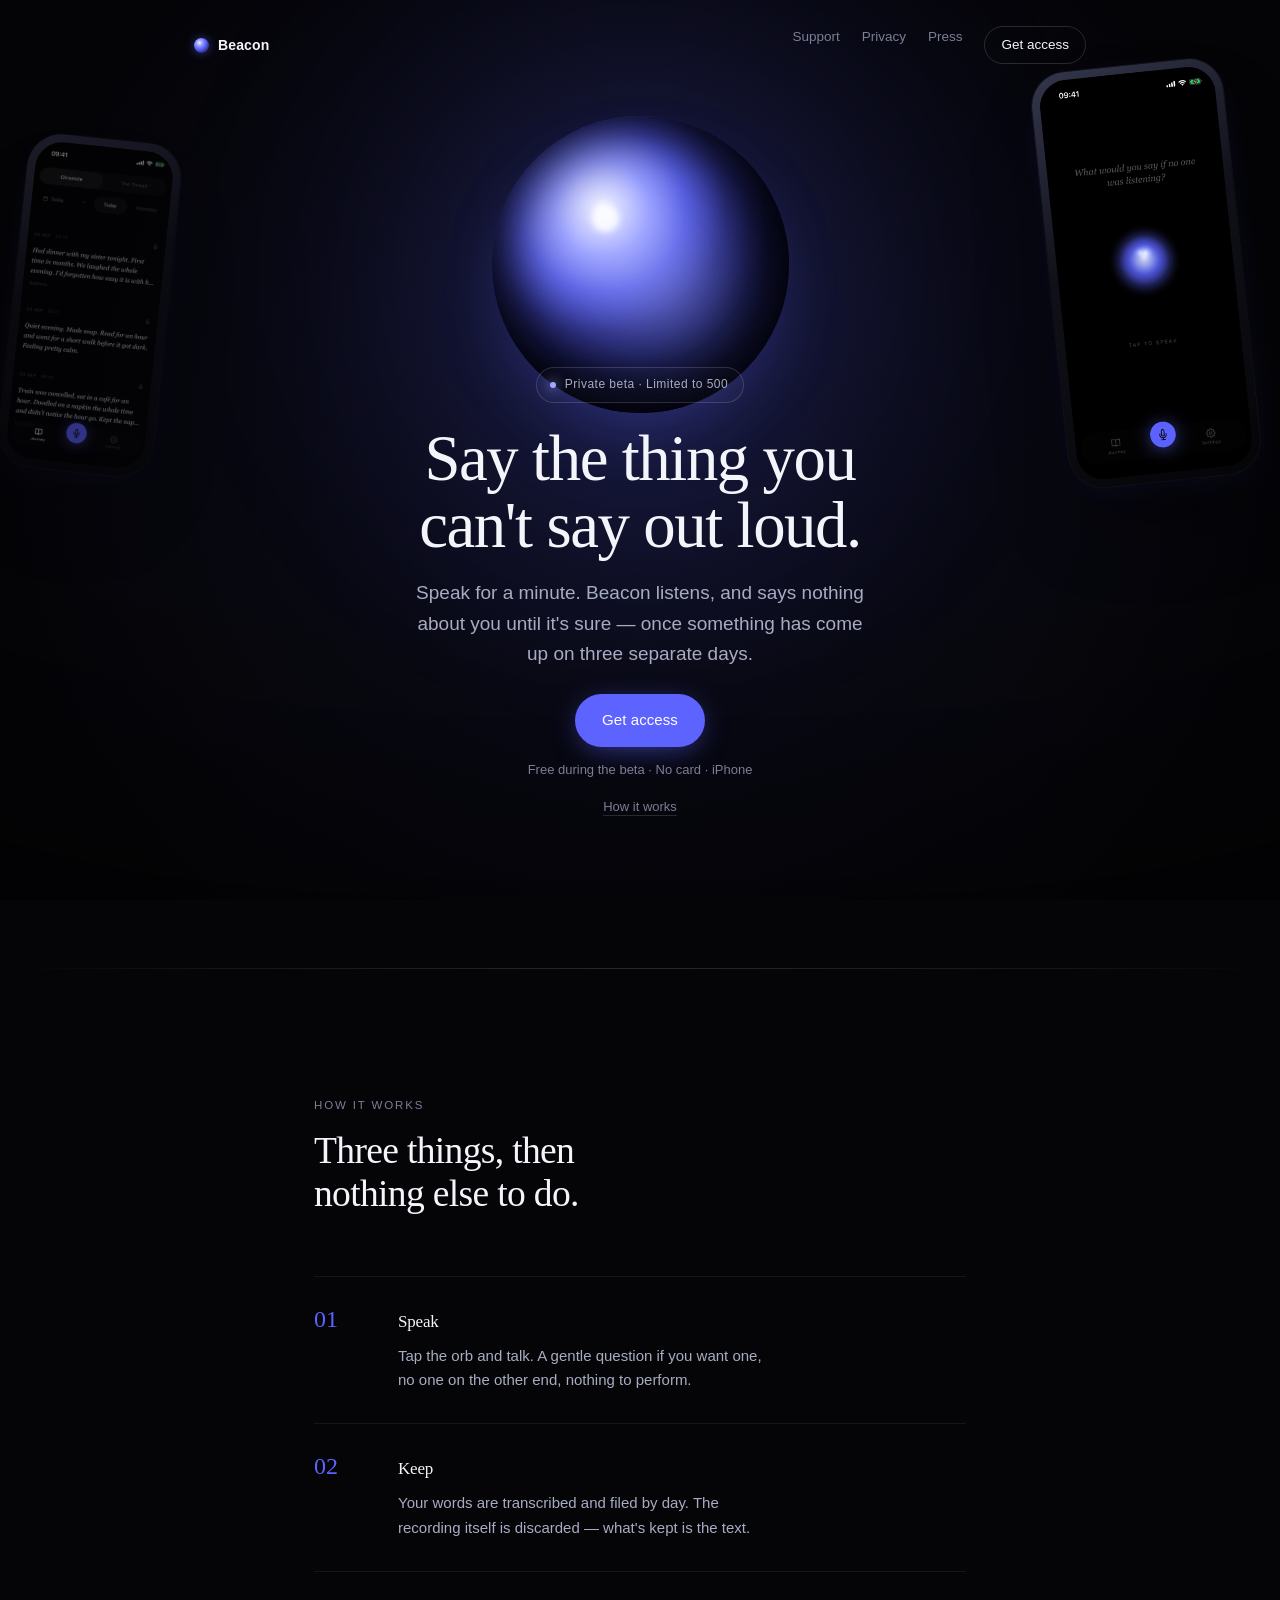
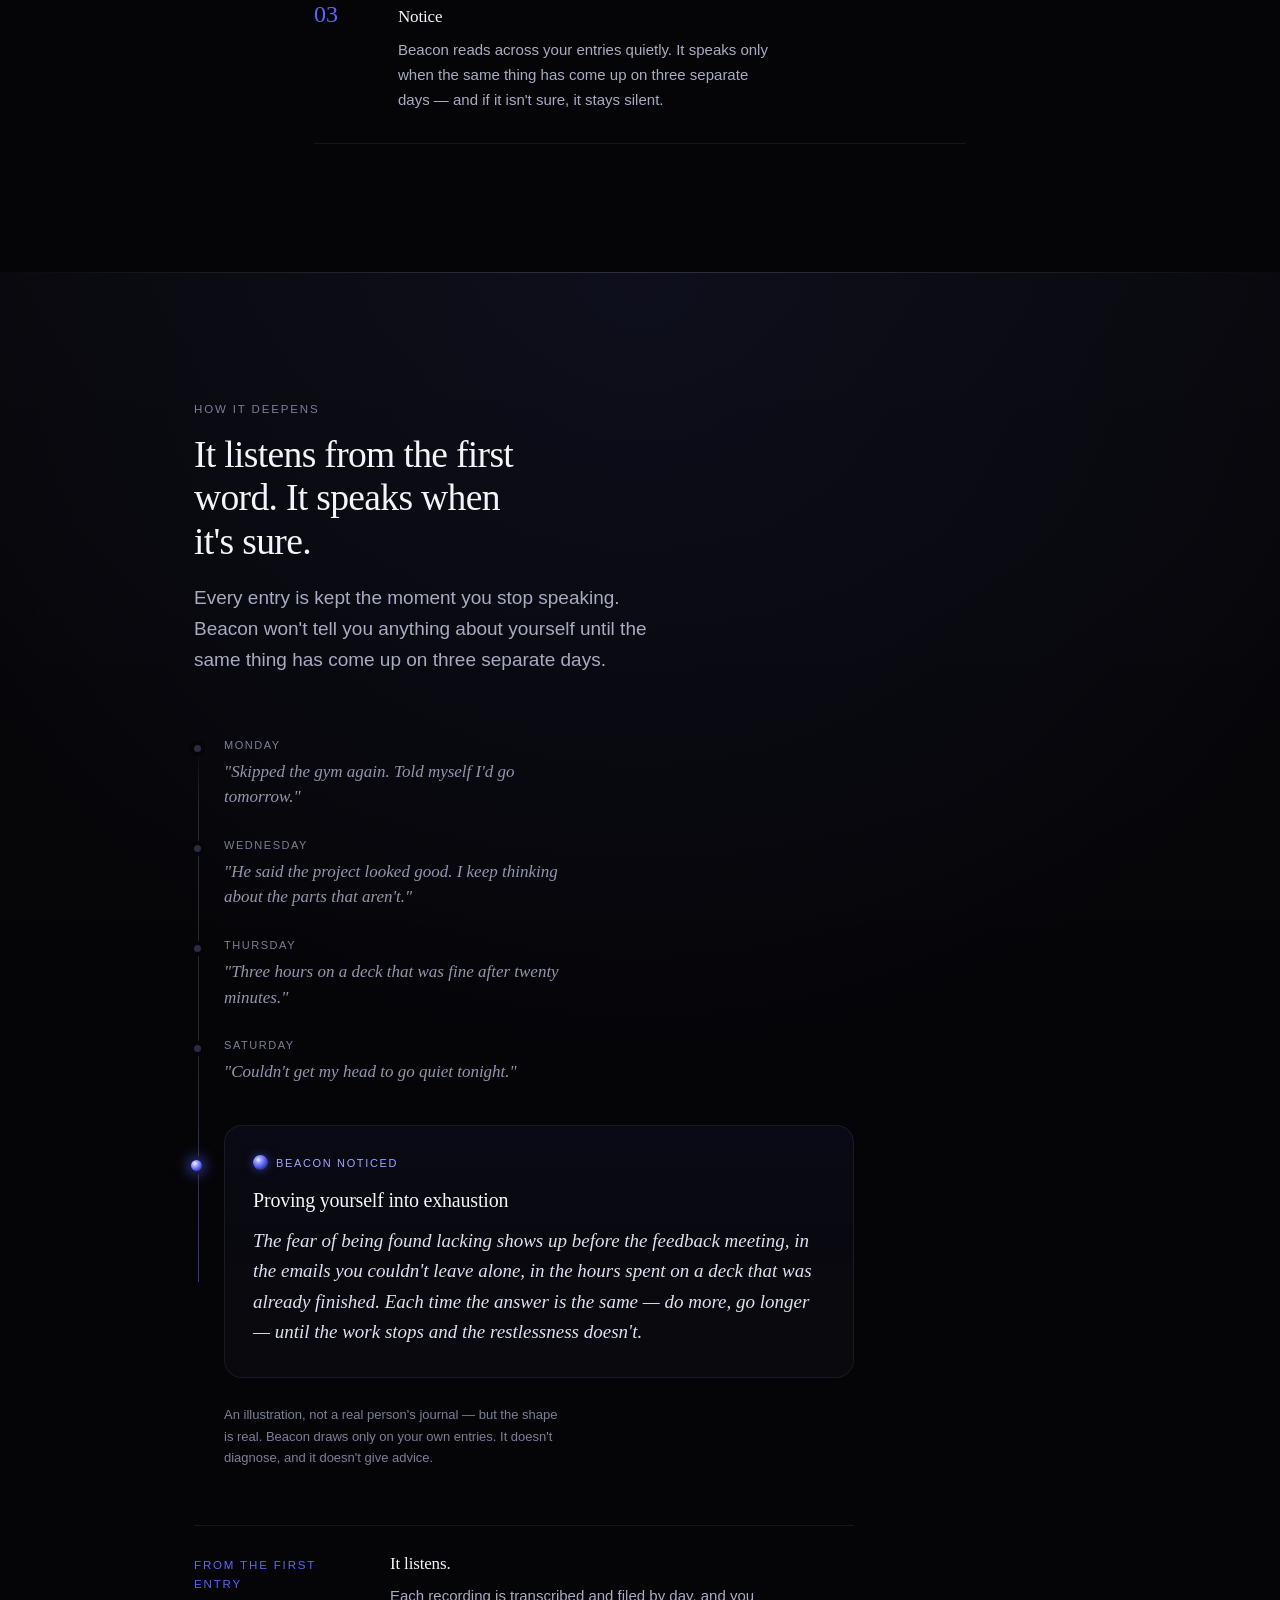
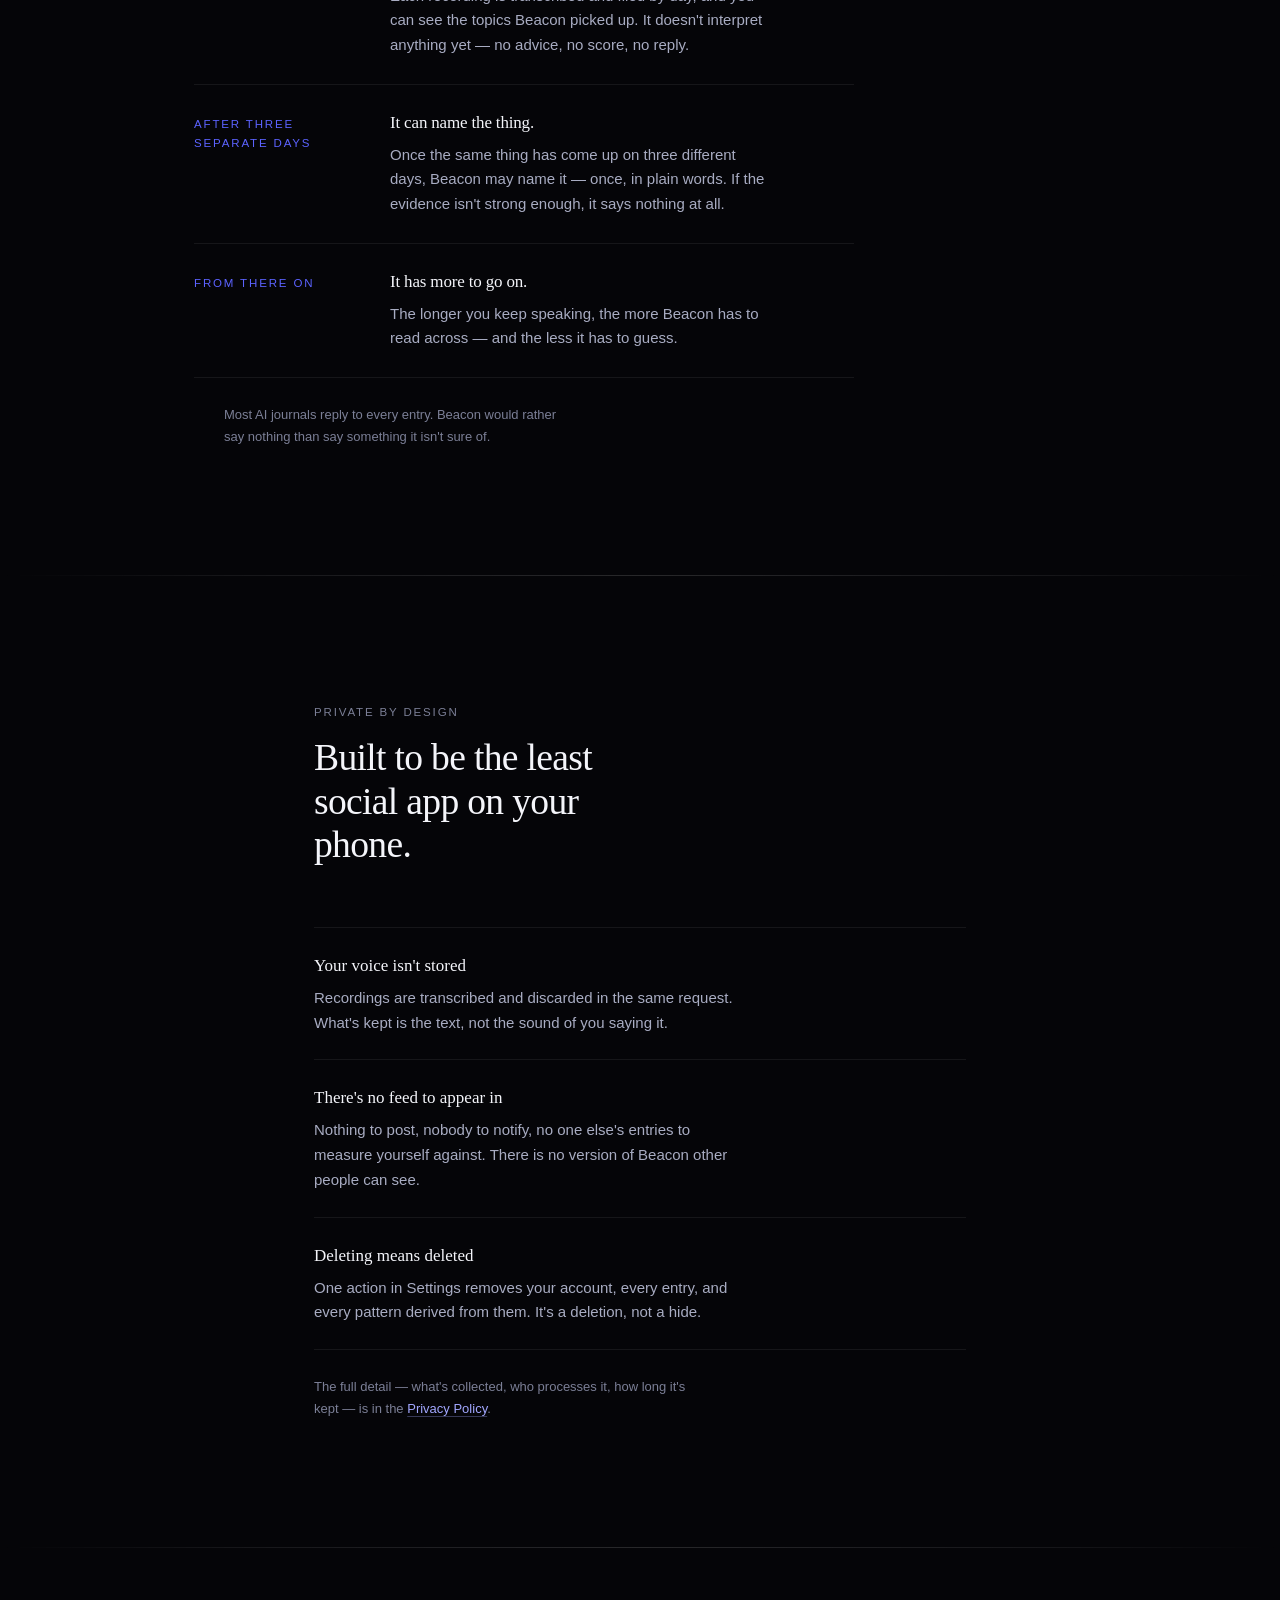
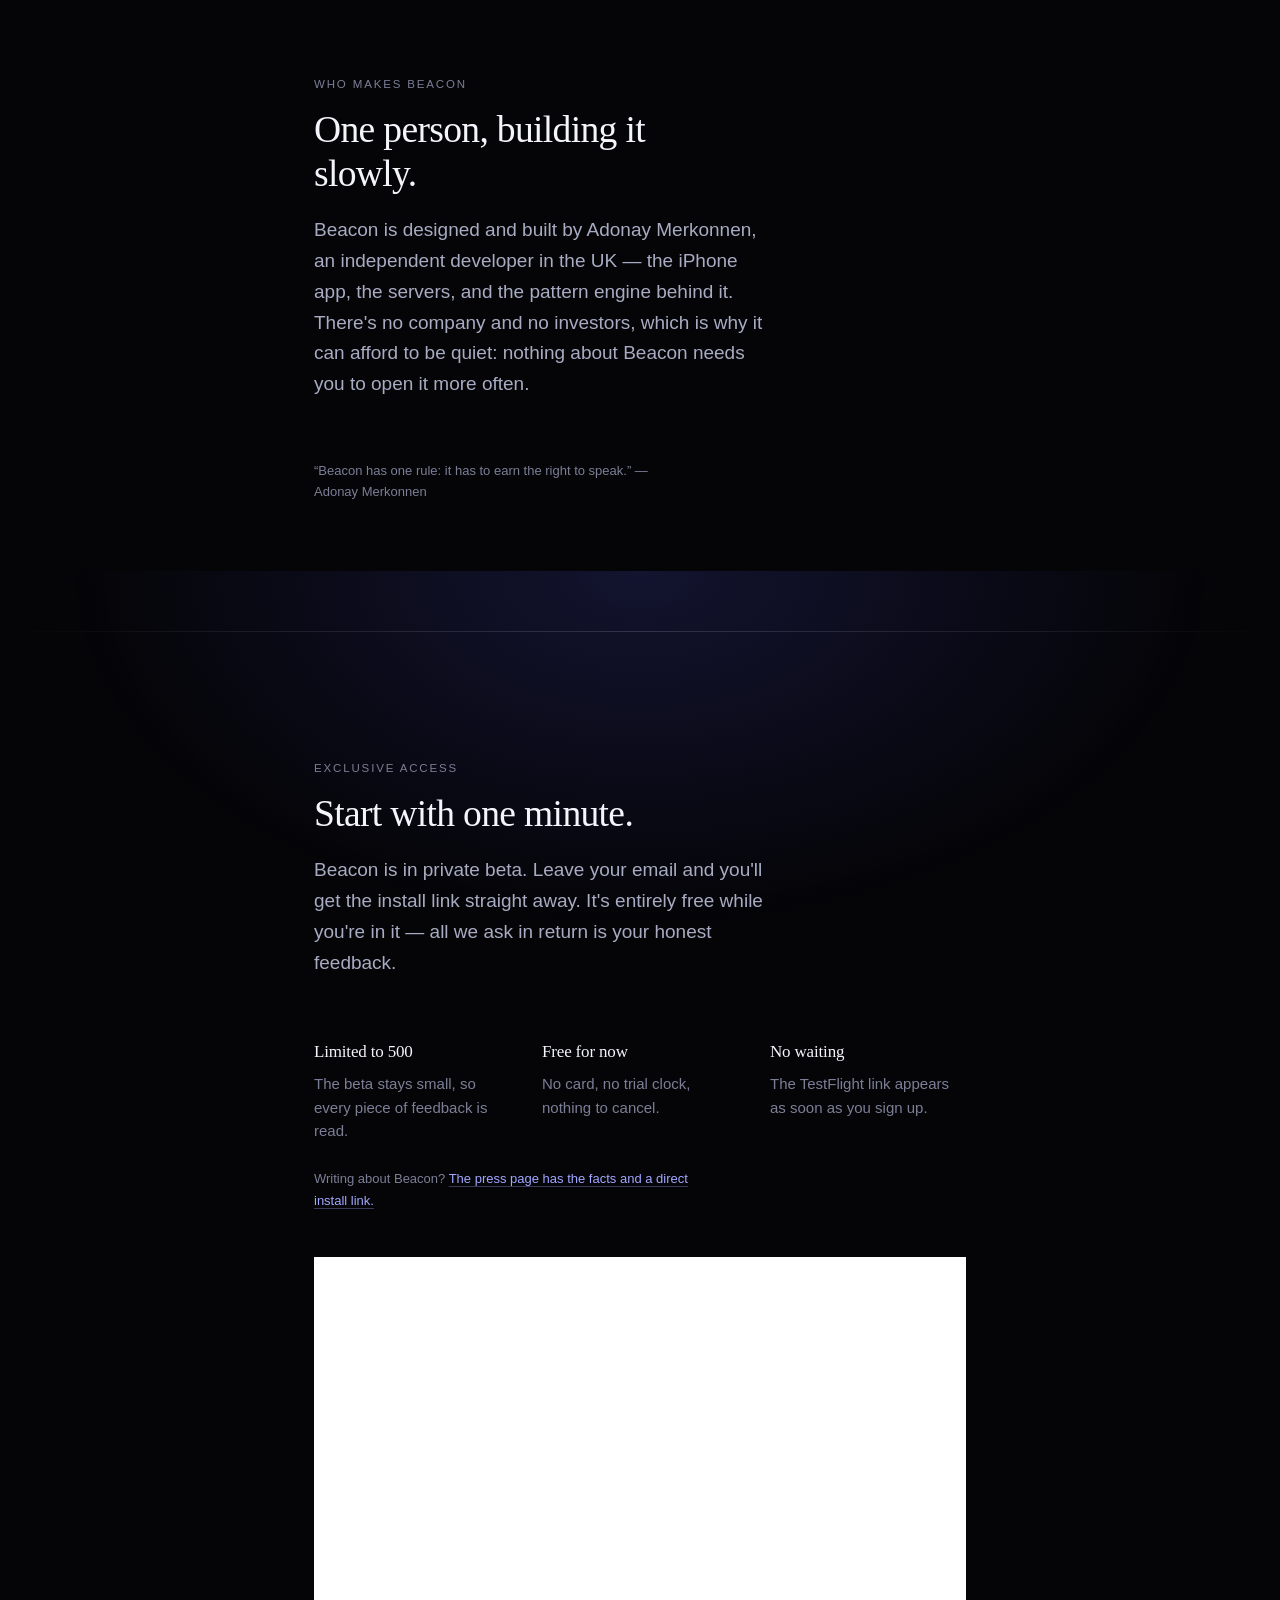
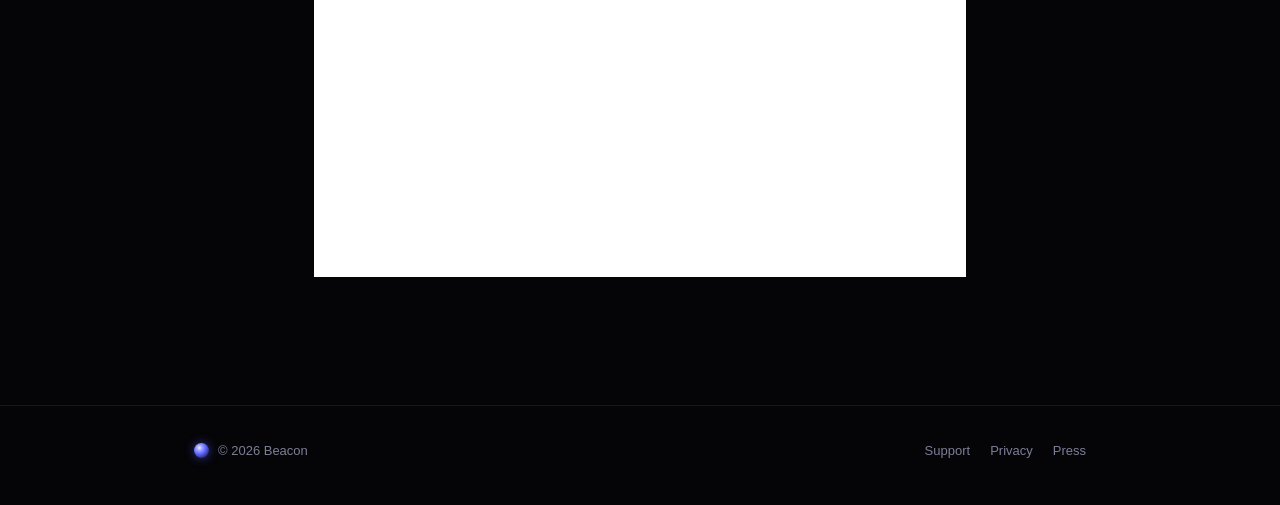
<file: index.html>
<!doctype html>
<html lang="en">
<head>
<meta charset="utf-8" />
<meta name="viewport" content="width=device-width, initial-scale=1" />
<title>Beacon — A private voice journal</title>
<meta name="description" content="Beacon is a private voice journal. Speak for a minute a day; over weeks it notices the patterns running underneath what you said." />
<meta name="theme-color" content="#050508" />
<link rel="canonical" href="https://mybeaconjournal.com/" />

<meta property="og:type" content="website" />
<meta property="og:site_name" content="Beacon" />
<meta property="og:url" content="https://mybeaconjournal.com/" />
<meta property="og:title" content="Beacon — A private voice journal" />
<meta property="og:description" content="A private voice journal. Speak freely; notice what repeats. Private beta — limited to 500 people." />
<meta property="og:image" content="https://mybeaconjournal.com/assets/og.png" />
<meta property="og:image:width" content="1200" />
<meta property="og:image:height" content="630" />
<meta property="og:image:alt" content="Beacon — Speak freely. Notice what repeats." />
<meta name="twitter:card" content="summary_large_image" />
<meta name="twitter:title" content="Beacon — A private voice journal" />
<meta name="twitter:description" content="Speak freely; notice what repeats. Private beta — limited to 500 people." />
<meta name="twitter:image" content="https://mybeaconjournal.com/assets/og.png" />

<link rel="icon" href="/favicon.svg" type="image/svg+xml" />
<link rel="icon" href="/assets/icon-32.png" sizes="32x32" type="image/png" />
<link rel="apple-touch-icon" href="/assets/apple-touch-icon.png" />
<link rel="manifest" href="/site.webmanifest" />

<link rel="preconnect" href="https://tally.so" crossorigin />
<link rel="stylesheet" href="styles.css" />
<script>document.documentElement.className += " js";</script>
</head>
<body>
<a class="skip-link" href="#main">Skip to content</a>
<div class="bg" aria-hidden="true"></div>

<header class="site-header">
  <div class="wrap">
    <a class="brand" href="index.html">
      <span class="mark" aria-hidden="true"></span>
      Beacon
    </a>
    <nav class="site-nav" aria-label="Primary">
      <a href="support.html">Support</a>
      <a href="privacy.html">Privacy</a>
      <a href="press.html">Press</a>
      <a class="nav-cta" href="#access">Get access</a>
    </nav>
  </div>
</header>

<main id="main">

  <!-- ============================ Hero ============================ -->
  <section class="hero">
    <div class="hero-stage" aria-hidden="true">
      <div class="hero-phone hero-phone-secondary">
        <div class="phone">
          <span class="phone-island"></span>
          <div class="phone-screen"><img src="assets/screen-journey.png" alt="" /></div>
        </div>
      </div>
      <div class="orb">
        <div class="orb-body">
          <span class="orb-drift-a"></span>
          <span class="orb-drift-b"></span>
        </div>
        <span class="orb-core"></span>
        <span class="orb-rim"></span>
      </div>
      <div class="hero-phone hero-phone-primary">
        <div class="phone">
          <span class="phone-island"></span>
          <div class="phone-screen"><img src="assets/screen-orb.png" alt="" /></div>
        </div>
      </div>
    </div>

    <div class="wrap hero-copy">
      <p class="badge"><span class="badge-dot" aria-hidden="true"></span>Private beta · Limited to 500</p>
      <h1>Say the thing you can't say out loud.</h1>
      <p class="lede">
        Speak for a minute. Beacon listens, and says nothing about you
        until it's sure — once something has come up on three separate days.
      </p>
      <div class="hero-actions">
        <a class="btn btn-primary" href="#access">Get access</a>
      </div>
      <p class="hero-note">Free during the beta · No card · iPhone</p>
      <p class="hero-secondary"><a href="#how">How it works</a></p>
    </div>
  </section>

  <!-- ========================= How it works ======================= -->
  <section class="section section-rule" id="how" aria-labelledby="how-title">
    <div class="wrap">
      <div class="section-head" data-reveal>
        <p class="label">How it works</p>
        <h2 id="how-title">Three things, then nothing else to do.</h2>
      </div>

      <div class="steps" data-reveal>
        <div class="step">
          <span class="step-n" aria-hidden="true">01</span>
          <h3>Speak</h3>
          <p>Tap the orb and talk. A gentle question if you want one, no one on the other end, nothing to perform.</p>
        </div>
        <div class="step">
          <span class="step-n" aria-hidden="true">02</span>
          <h3>Keep</h3>
          <p>Your words are transcribed and filed by day. The recording itself is discarded — what's kept is the text.</p>
        </div>
        <div class="step">
          <span class="step-n" aria-hidden="true">03</span>
          <h3>Notice</h3>
          <p>Beacon reads across your entries quietly. It speaks only when the same thing has come up on three separate days — and if it isn't sure, it stays silent.</p>
        </div>
      </div>
    </div>
  </section>

  <!-- ===================== The accumulation ======================= -->
  <section class="section section-rule band" aria-labelledby="thread-title">
    <div class="edge-phone thread-phone" aria-hidden="true">
      <div class="phone">
        <span class="phone-island"></span>
        <div class="phone-screen"><img src="assets/screen-thread.png" alt="" loading="lazy" /></div>
      </div>
    </div>
    <div class="wrap wrap-wide">
      <div class="section-head" data-reveal>
        <p class="label">How it deepens</p>
        <h2 id="thread-title">It listens from the first word. It speaks when it's sure.</h2>
        <p class="lede">
          Every entry is kept the moment you stop speaking. Beacon won't tell you
          anything about yourself until the same thing has come up on three separate days.
        </p>
      </div>

      <div class="thread" data-reveal>
        <article class="fragment">
          <time datetime="2026-03-02">Monday</time>
          <p>"Skipped the gym again. Told myself I'd go tomorrow."</p>
        </article>
        <article class="fragment">
          <time datetime="2026-03-04">Wednesday</time>
          <p>"He said the project looked good. I keep thinking about the parts that aren't."</p>
        </article>
        <article class="fragment">
          <time datetime="2026-03-05">Thursday</time>
          <p>"Three hours on a deck that was fine after twenty minutes."</p>
        </article>
        <article class="fragment">
          <time datetime="2026-03-07">Saturday</time>
          <p>"Couldn't get my head to go quiet tonight."</p>
        </article>

        <div class="noticing">
          <p class="noticing-label">
            <span class="mark" aria-hidden="true"></span>
            Beacon noticed
          </p>
          <h3>Proving yourself into exhaustion</h3>
          <p class="noticing-text">
            The fear of being found lacking shows up before the feedback meeting, in the
            emails you couldn't leave alone, in the hours spent on a deck that was already
            finished. Each time the answer is the same — do more, go longer — until the
            work stops and the restlessness doesn't.
          </p>
        </div>
      </div>

      <p class="thread-caption">
        An illustration, not a real person's journal — but the shape is real.
        Beacon draws only on your own entries. It doesn't diagnose, and it
        doesn't give advice.
      </p>

      <ol class="ladder" data-reveal>
        <li>
          <p class="ladder-when">From the first entry</p>
          <div>
            <h3>It listens.</h3>
            <p>
              Each recording is transcribed and filed by day, and you can see the topics
              Beacon picked up. It doesn't interpret anything yet — no advice, no score,
              no reply.
            </p>
          </div>
        </li>
        <li>
          <p class="ladder-when">After three separate days</p>
          <div>
            <h3>It can name the thing.</h3>
            <p>
              Once the same thing has come up on three different days, Beacon may name it —
              once, in plain words. If the evidence isn't strong enough, it says nothing
              at all.
            </p>
          </div>
        </li>
        <li>
          <p class="ladder-when">From there on</p>
          <div>
            <h3>It has more to go on.</h3>
            <p>
              The longer you keep speaking, the more Beacon has to read across — and the
              less it has to guess.
            </p>
          </div>
        </li>
      </ol>
      <p class="thread-caption">
        Most AI journals reply to every entry. Beacon would rather say nothing than
        say something it isn't sure of.
      </p>
    </div>
  </section>

  <!-- ========================== Privacy =========================== -->
  <section class="section section-rule" aria-labelledby="privacy-title">
    <div class="edge-phone settings-phone" aria-hidden="true">
      <div class="phone">
        <span class="phone-island"></span>
        <div class="phone-screen"><img src="assets/screen-settings.png" alt="" loading="lazy" /></div>
      </div>
    </div>
    <div class="wrap">
      <div class="section-head" data-reveal>
        <p class="label">Private by design</p>
        <h2 id="privacy-title">Built to be the least social app on your phone.</h2>
      </div>

      <ul class="facts" data-reveal>
        <li>
          <strong>Your voice isn't stored</strong>
          <p>Recordings are transcribed and discarded in the same request. What's kept is the text, not the sound of you saying it.</p>
        </li>
        <li>
          <strong>There's no feed to appear in</strong>
          <p>Nothing to post, nobody to notify, no one else's entries to measure yourself against. There is no version of Beacon other people can see.</p>
        </li>
        <li>
          <strong>Deleting means deleted</strong>
          <p>One action in Settings removes your account, every entry, and every pattern derived from them. It's a deletion, not a hide.</p>
        </li>
      </ul>

      <p class="thread-caption" style="padding-left:0">
        The full detail — what's collected, who processes it, how long it's kept — is in
        the <a class="link" href="privacy.html">Privacy Policy</a>.
      </p>
    </div>
  </section>

  <!-- ========================== Maker ============================= -->
  <section class="section section-rule" aria-labelledby="maker-title">
    <div class="wrap">
      <div class="section-head" data-reveal>
        <p class="label">Who makes Beacon</p>
        <h2 id="maker-title">One person, building it slowly.</h2>
        <p class="lede">
          Beacon is designed and built by Adonay Merkonnen, an independent developer in
          the UK — the iPhone app, the servers, and the pattern engine behind it. There's
          no company and no investors, which is why it can afford to be quiet: nothing
          about Beacon needs you to open it more often.
        </p>
      </div>
      <p class="thread-caption" style="padding-left:0" data-reveal>
        “Beacon has one rule: it has to earn the right to speak.” — Adonay Merkonnen
      </p>
    </div>
  </section>

  <!-- ====================== Access / waitlist ===================== -->
  <section class="section section-rule access" id="access" aria-labelledby="access-title">
    <div class="wrap">
      <div class="section-head" data-reveal>
        <p class="label">Exclusive access</p>
        <h2 id="access-title">Start with one minute.</h2>
        <p class="lede">
          Beacon is in private beta. Leave your email and you'll get the install link straight away. It's entirely free while
          you're in it — all we ask in return is your honest feedback.
        </p>
      </div>

      <ul class="terms" data-reveal>
        <li><strong>Limited to 500</strong><span>The beta stays small, so every piece of feedback is read.</span></li>
        <li><strong>Free for now</strong><span>No card, no trial clock, nothing to cancel.</span></li>
        <li><strong>No waiting</strong><span>The TestFlight link appears as soon as you sign up.</span></li>
      </ul>
      <p class="thread-caption" style="padding-left:0">
        Writing about Beacon? <a class="link" href="press.html">The press page has the facts and a direct install link.</a>
      </p>

      <div class="form-frame" data-reveal>
        <!-- `src` is set here, not left to embed.js to swap in from a
             data- attribute. The embed script is loaded `async`, so it
             routinely arrives after its own DOMContentLoaded hook has
             fired and never initialises the frame — which left this,
             the only place on the site that asks for anything, as a
             620px blank rectangle. The script is still loaded below,
             but now it only *upgrades* a form that already works: it
             adds dynamic height so the frame tracks the form's real
             size instead of holding a fixed 620px. -->
        <iframe
          id="tally-embed"
          src="https://tally.so/embed/68ljVB?alignLeft=1&amp;hideTitle=1&amp;dynamicHeight=1"
          data-tally-src="https://tally.so/embed/68ljVB?alignLeft=1&amp;hideTitle=1&amp;dynamicHeight=1"
          width="100%"
          height="620"
          frameborder="0"
          marginheight="0"
          marginwidth="0"
          title="Get access to Beacon"></iframe>

        <!-- Shown only if the embed genuinely fails to arrive: a content
             blocker, a locked-down network, an outage at Tally. Beacon's
             audience is disproportionately the sort of person who runs a
             blocker, so this path is not an edge case for this site. -->
        <p class="form-fallback" id="form-fallback" hidden>
          The form didn’t load — a content blocker or network may be in the way.
          <a class="link" href="https://tally.so/r/68ljVB?utm_source=site&amp;utm_medium=fallback" target="_blank" rel="noopener">Open it in a new tab instead.</a>
        </p>

        <noscript>
          <p class="form-fallback">
            <a class="btn btn-primary" href="https://tally.so/r/68ljVB?utm_source=site&amp;utm_medium=noscript">Get access</a>
          </p>
        </noscript>
      </div>

      <script>
        // Carry campaign attribution into the form.
        //
        // The form declares utm_source / utm_medium / utm_campaign as
        // hidden fields, but Tally populates those from the *iframe's*
        // query string, not the parent page's -- so a visitor arriving
        // on /?utm_source=tiktok was submitting three empty fields and
        // every signup looked like direct traffic.
        //
        // Runs here, immediately after the frame is parsed, so the src is
        // rewritten while its first request is typically still in flight.
        // The markup keeps a working src of its own, so attribution is an
        // enhancement and never a prerequisite for the form loading.
        (function () {
          // Allowlisted: query strings are attacker-supplied, and only
          // these three correspond to fields the form actually declares.
          var FIELDS = ['utm_source', 'utm_medium', 'utm_campaign'];
          var KEY = 'beacon_attr';
          var attr = {};

          try {
            var params = new URLSearchParams(window.location.search);
            FIELDS.forEach(function (k) {
              var v = params.get(k);
              if (v) { attr[k] = v.slice(0, 120); }
            });

            // Someone who detours to Privacy and comes back via the nav
            // CTA returns without the query string. Remember it for the
            // session so that visit is still attributed to the campaign.
            if (Object.keys(attr).length) {
              sessionStorage.setItem(KEY, JSON.stringify(attr));
            } else {
              attr = JSON.parse(sessionStorage.getItem(KEY) || '{}');
            }
          } catch (e) {
            // Private mode, blocked storage, an exotic URL -- attribution
            // is never worth breaking the form over.
          }

          var keys = Object.keys(attr).filter(function (k) {
            return FIELDS.indexOf(k) !== -1 && typeof attr[k] === 'string';
          });
          if (!keys.length) return;

          var apply = function (el, prop) {
            if (!el) return;
            try {
              var u = new URL(el[prop], window.location.href);
              keys.forEach(function (k) { u.searchParams.set(k, attr[k]); });
              el[prop] = u.toString();
            } catch (e) {}
          };

          var frame = document.getElementById('tally-embed');
          if (frame) {
            apply(frame, 'src');
            // Kept in step so Tally's own initialiser, if it ever runs,
            // does not reinstate an unattributed URL.
            frame.setAttribute('data-tally-src', frame.src);
          }

          // The escape hatches should carry the campaign too.
          document.querySelectorAll('.form-fallback a[href*="tally.so"]')
            .forEach(function (a) { apply(a, 'href'); });
        })();
      </script>
    </div>
  </section>

</main>

<footer class="site-footer">
  <div class="wrap">
    <span class="footer-brand">
      <span class="mark" aria-hidden="true"></span>
      © 2026 Beacon
    </span>
    <nav aria-label="Footer">
      <a href="support.html">Support</a>
      <a href="privacy.html">Privacy</a>
      <a href="press.html">Press</a>
    </nav>
  </div>
</footer>

<script>
  // Scroll reveal. Enhancement only — without JS the `js` class is
  // never set and everything renders visible by default.
  (function () {
    var items = document.querySelectorAll('[data-reveal]');
    if (!('IntersectionObserver' in window) || !items.length) return;
    var io = new IntersectionObserver(function (entries) {
      entries.forEach(function (e) {
        // `top < 0` catches anything scrolled clean past without ever
        // intersecting — an anchor jump or a fast flick would otherwise
        // leave that section stuck at opacity 0 for good.
        if (!e.isIntersecting && e.boundingClientRect.top >= 0) return;
        e.target.classList.add('is-visible');
        io.unobserve(e.target);
      });
    }, { rootMargin: '0px 0px -12% 0px', threshold: 0.05 });
    items.forEach(function (el) { io.observe(el); });
  })();
</script>
<script>
  // Two jobs, both about the frame above being the only thing on the
  // site that asks for anything.
  //
  //  1. Recovery. The `src` is set in the markup, so the form loads on
  //     its own. Only if that has *not* happened by window load is
  //     Tally's own initialiser called as a second attempt -- guarded,
  //     because calling it re-assigns `src` and would otherwise reload
  //     a form that was already sitting there working.
  //  2. Honesty. If nothing has rendered after a few seconds, offer a
  //     way through instead of leaving the reader looking at a blank
  //     space. If the embed then turns up late, the notice withdraws.
  (function () {
    var frame = document.getElementById('tally-embed');
    var fallback = document.getElementById('form-fallback');
    if (!frame) return;

    var loaded = false;
    frame.addEventListener('load', function () {
      loaded = true;
      frame.hidden = false;
      if (fallback) fallback.hidden = true;
    });

    window.addEventListener('load', function () {
      if (loaded) return;
      if (window.Tally && typeof window.Tally.loadEmbeds === 'function') {
        window.Tally.loadEmbeds();
      }
    });

    setTimeout(function () {
      if (loaded || !fallback) return;
      frame.hidden = true;
      fallback.hidden = false;
    }, 6000);
  })();
</script>
<script async src="https://tally.so/widgets/embed.js"></script>
</body>
</html>
</file>
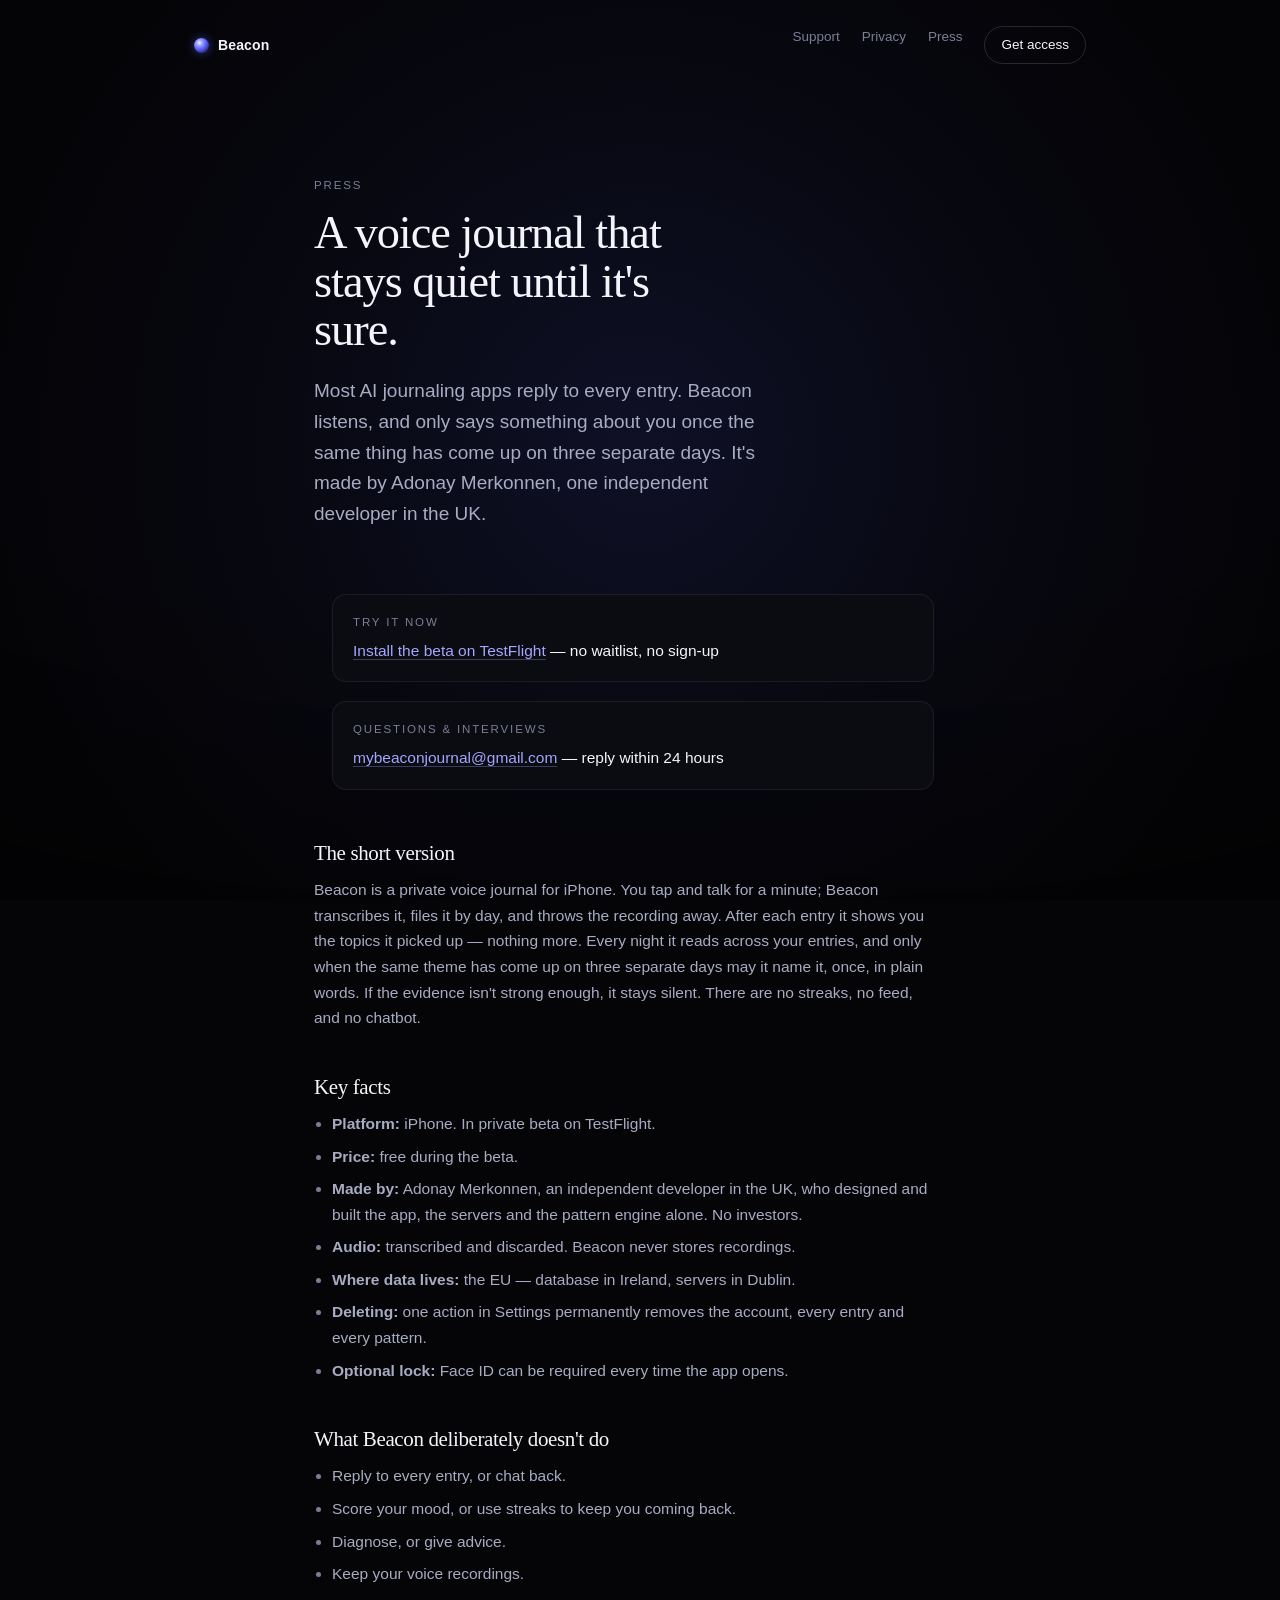
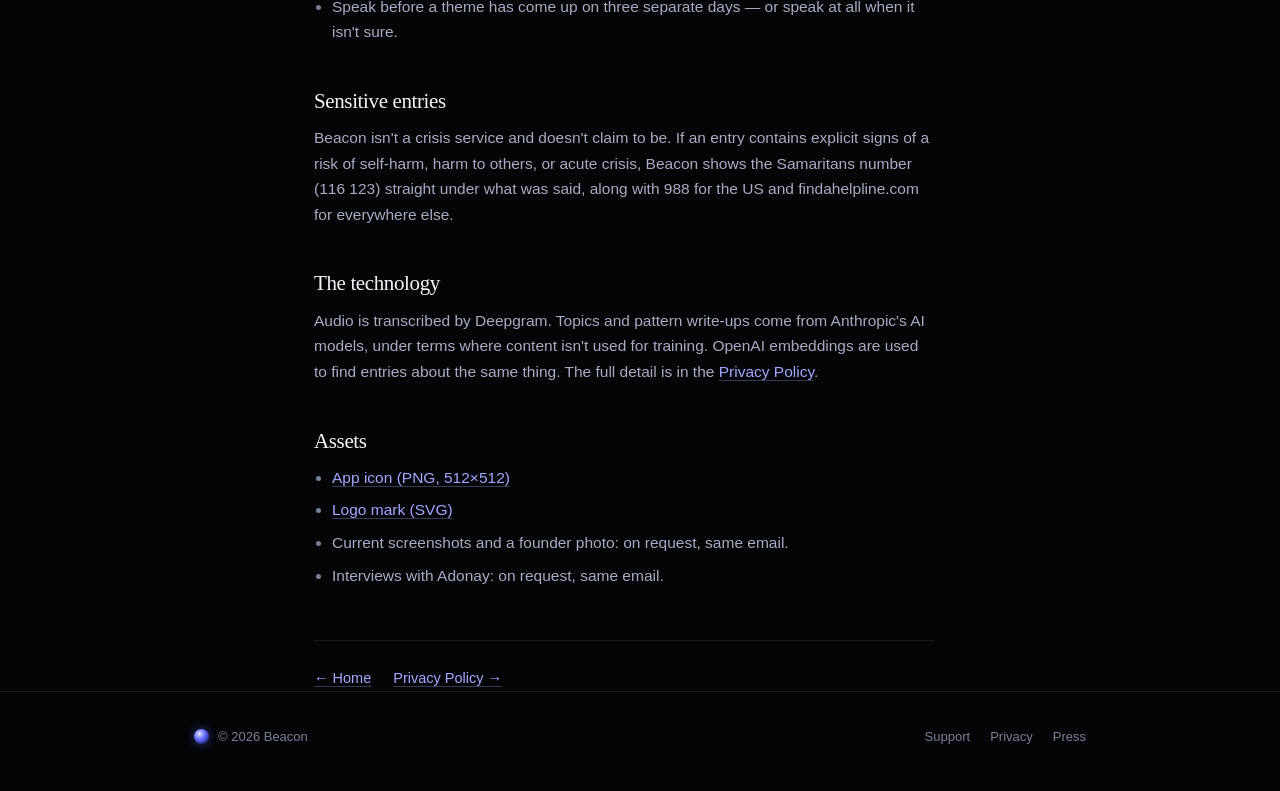
<file: press.html>
<!doctype html>
<html lang="en">
<head>
<meta charset="utf-8" />
<meta name="viewport" content="width=device-width, initial-scale=1" />
<title>Press — Beacon</title>
<meta name="description" content="Beacon for journalists: what it is, how it works, how it handles privacy and sensitive entries, and how to get access today." />
<meta name="theme-color" content="#050508" />
<link rel="canonical" href="https://mybeaconjournal.com/press.html" />
<meta property="og:type" content="website" />
<meta property="og:site_name" content="Beacon" />
<meta property="og:url" content="https://mybeaconjournal.com/press.html" />
<meta property="og:title" content="Press — Beacon" />
<meta property="og:description" content="A voice journal that stays quiet until it's sure. Press access, facts, and how it handles privacy." />
<meta property="og:image" content="https://mybeaconjournal.com/assets/og.png" />
<meta name="twitter:card" content="summary_large_image" />
<meta name="twitter:image" content="https://mybeaconjournal.com/assets/og.png" />
<link rel="icon" href="/favicon.svg" type="image/svg+xml" />
<link rel="icon" href="/assets/icon-32.png" sizes="32x32" type="image/png" />
<link rel="apple-touch-icon" href="/assets/apple-touch-icon.png" />
<link rel="manifest" href="/site.webmanifest" />
<link rel="stylesheet" href="styles.css" />
</head>
<body>
<a class="skip-link" href="#main">Skip to content</a>
<div class="bg" aria-hidden="true"></div>
<header class="site-header">
  <div class="wrap">
    <a class="brand" href="index.html">
      <span class="mark" aria-hidden="true"></span>
      Beacon
    </a>
    <nav class="site-nav" aria-label="Primary">
      <a href="support.html">Support</a>
      <a href="privacy.html">Privacy</a>
      <a href="press.html">Press</a>
      <a class="nav-cta" href="index.html#access">Get access</a>
    </nav>
  </div>
</header>

<main id="main">
  <section class="doc-header">
    <div class="wrap">
      <p class="label">Press</p>
      <h1>A voice journal that stays quiet until it's sure.</h1>
      <p class="lede">
        Most AI journaling apps reply to every entry. Beacon listens, and only says
        something about you once the same thing has come up on three separate days.
        It's made by Adonay Merkonnen, one independent developer in the UK.
      </p>
    </div>
  </section>

  <section>
    <div class="wrap">
      <div class="doc">
        <ul class="contact-grid">
          <li>
            <span class="label">Try it now</span>
            <span><a class="link" href="https://testflight.apple.com/join/jwMzWPPe">Install the beta on TestFlight</a> — no waitlist, no sign-up</span>
          </li>
          <li>
            <span class="label">Questions &amp; interviews</span>
            <span><a class="link" href="mailto:mybeaconjournal@gmail.com?subject=Press">mybeaconjournal@gmail.com</a> — reply within 24 hours</span>
          </li>
        </ul>

        <h2>The short version</h2>
        <p>
          Beacon is a private voice journal for iPhone. You tap and talk for a minute; Beacon
          transcribes it, files it by day, and throws the recording away. After each entry it
          shows you the topics it picked up — nothing more. Every night it reads across your
          entries, and only when the same theme has come up on three separate days may it name
          it, once, in plain words. If the evidence isn't strong enough, it stays silent. There
          are no streaks, no feed, and no chatbot.
        </p>

        <h2>Key facts</h2>
        <ul>
          <li><strong>Platform:</strong> iPhone. In private beta on TestFlight.</li>
          <li><strong>Price:</strong> free during the beta.</li>
          <li><strong>Made by:</strong> Adonay Merkonnen, an independent developer in the UK, who designed and built the app, the servers and the pattern engine alone. No investors.</li>
          <li><strong>Audio:</strong> transcribed and discarded. Beacon never stores recordings.</li>
          <li><strong>Where data lives:</strong> the EU — database in Ireland, servers in Dublin.</li>
          <li><strong>Deleting:</strong> one action in Settings permanently removes the account, every entry and every pattern.</li>
          <li><strong>Optional lock:</strong> Face ID can be required every time the app opens.</li>
        </ul>

        <h2>What Beacon deliberately doesn't do</h2>
        <ul>
          <li>Reply to every entry, or chat back.</li>
          <li>Score your mood, or use streaks to keep you coming back.</li>
          <li>Diagnose, or give advice.</li>
          <li>Keep your voice recordings.</li>
          <li>Speak before a theme has come up on three separate days — or speak at all when it isn't sure.</li>
        </ul>

        <h2>Sensitive entries</h2>
        <p>
          Beacon isn't a crisis service and doesn't claim to be. If an entry contains explicit
          signs of a risk of self-harm, harm to others, or acute crisis, Beacon shows the
          Samaritans number (116 123) straight under what was said, along with 988 for the US
          and findahelpline.com for everywhere else.
        </p>

        <h2>The technology</h2>
        <p>
          Audio is transcribed by Deepgram. Topics and pattern write-ups come from Anthropic's
          AI models, under terms where content isn't used for training. OpenAI embeddings
          are used to find entries about the same thing. The full detail is in the
          <a class="link" href="privacy.html">Privacy Policy</a>.
        </p>

        <h2>Assets</h2>
        <ul>
          <li><a class="link" href="assets/icon-512.png" download>App icon (PNG, 512×512)</a></li>
          <li><a class="link" href="favicon.svg" download>Logo mark (SVG)</a></li>
          <li>Current screenshots and a founder photo: on request, same email.</li>
          <li>Interviews with Adonay: on request, same email.</li>
        </ul>

        <nav class="doc-nav" aria-label="Page">
          <a class="link" href="index.html">← Home</a>
          <a class="link" href="privacy.html">Privacy Policy →</a>
        </nav>
      </div>
    </div>
  </section>
</main>

<footer class="site-footer">
  <div class="wrap">
    <span class="footer-brand">
      <span class="mark" aria-hidden="true"></span>
      © 2026 Beacon
    </span>
    <nav aria-label="Footer">
      <a href="support.html">Support</a>
      <a href="privacy.html">Privacy</a>
      <a href="press.html">Press</a>
    </nav>
  </div>
</footer>
</body>
</html>
</file>
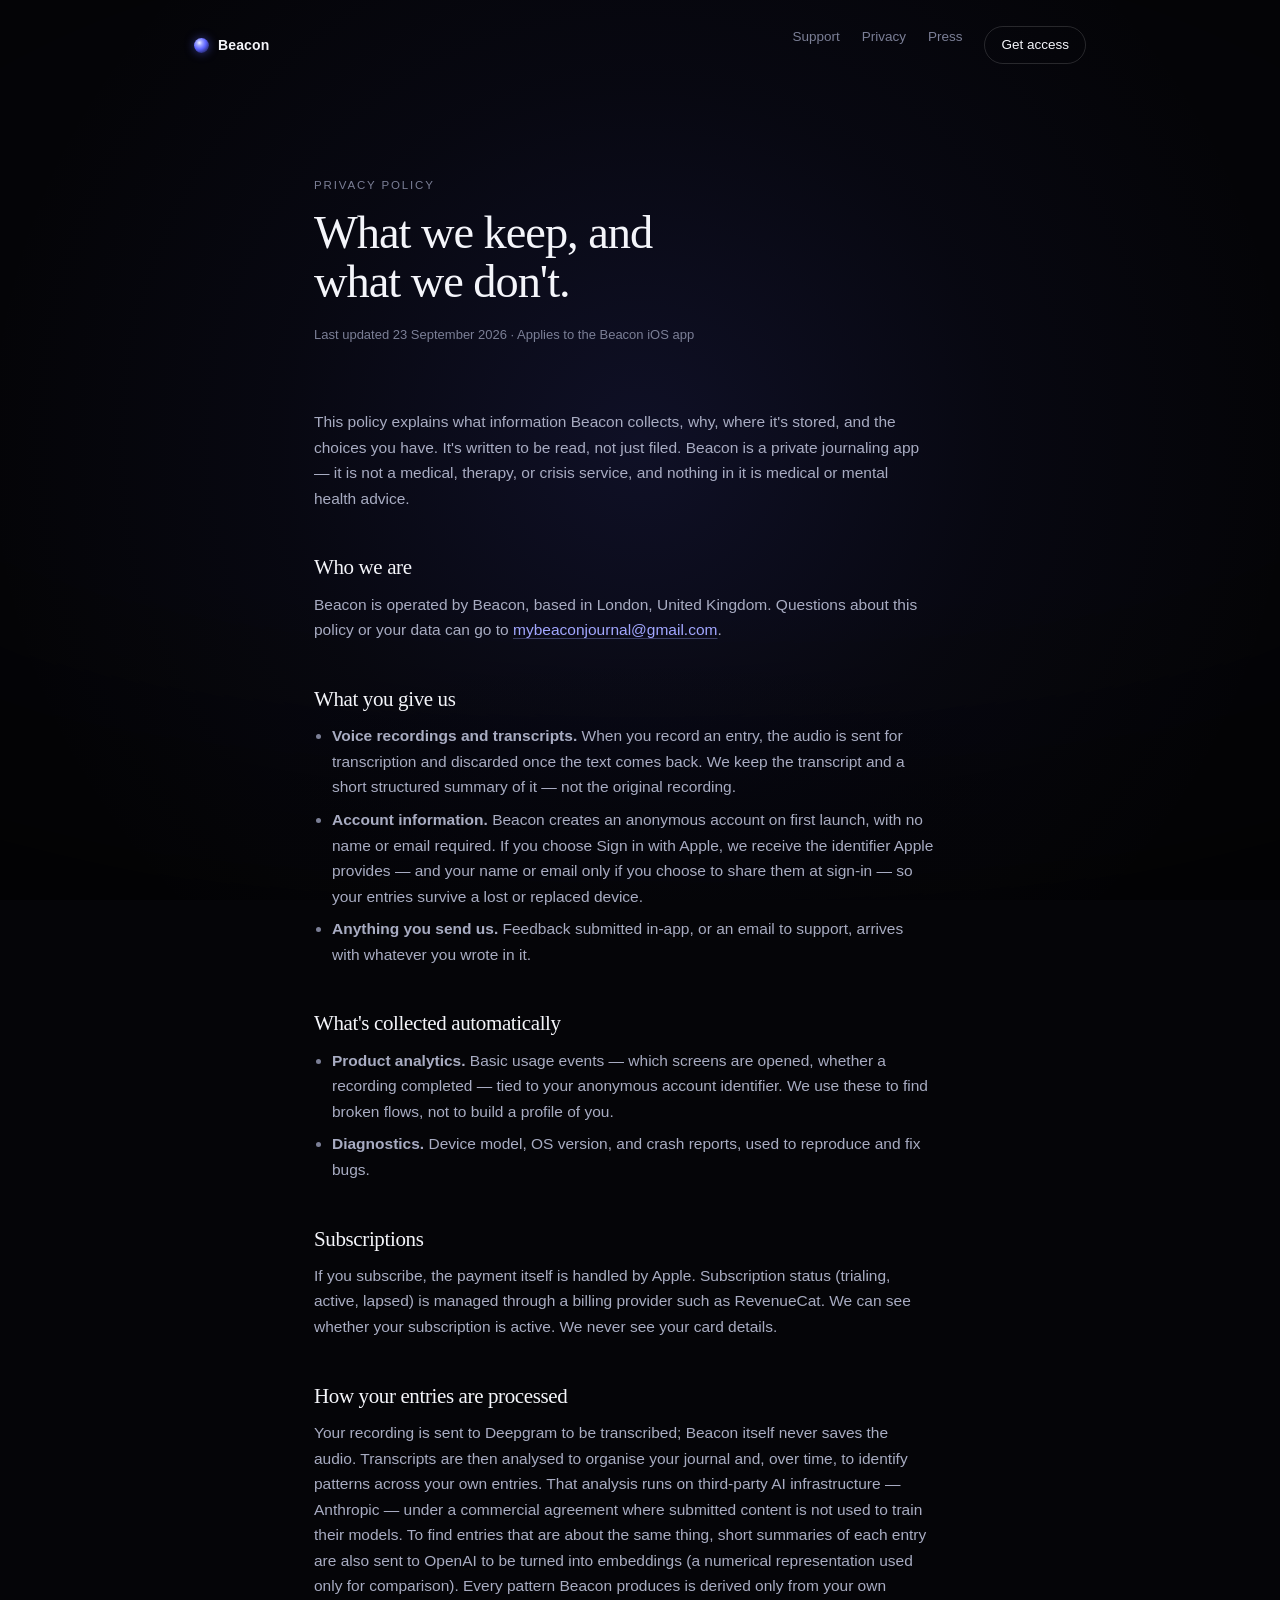
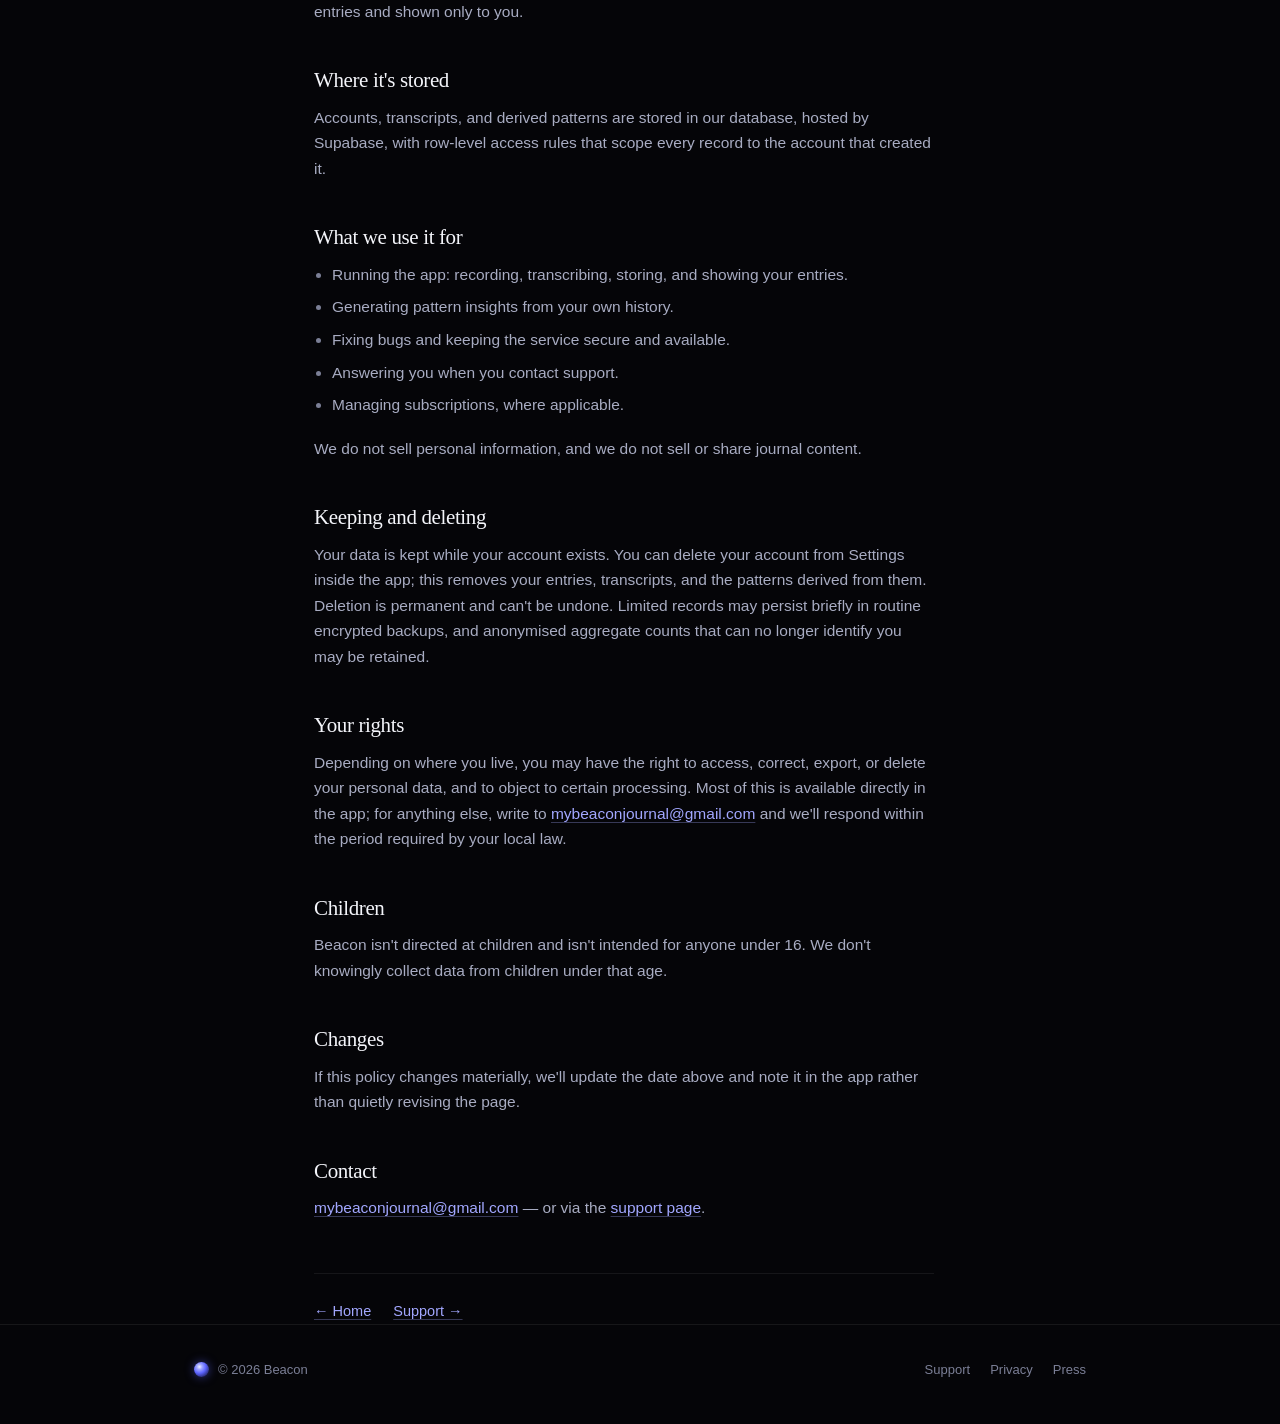
<file: privacy.html>
<!doctype html>
<html lang="en">
<head>
<meta charset="utf-8" />
<meta name="viewport" content="width=device-width, initial-scale=1" />
<title>Privacy Policy — Beacon</title>
<meta name="description" content="What Beacon collects, how it's used, who processes it, and how to delete it." />
<meta name="theme-color" content="#050508" />
<link rel="canonical" href="https://mybeaconjournal.com/privacy.html" />

<meta property="og:type" content="website" />
<meta property="og:site_name" content="Beacon" />
<meta property="og:url" content="https://mybeaconjournal.com/privacy.html" />
<meta property="og:title" content="Privacy Policy — Beacon" />
<meta property="og:description" content="What Beacon collects, how it's used, who processes it, and how to delete it." />
<meta property="og:image" content="https://mybeaconjournal.com/assets/og.png" />
<meta name="twitter:card" content="summary_large_image" />
<meta name="twitter:image" content="https://mybeaconjournal.com/assets/og.png" />

<link rel="icon" href="/favicon.svg" type="image/svg+xml" />
<link rel="icon" href="/assets/icon-32.png" sizes="32x32" type="image/png" />
<link rel="apple-touch-icon" href="/assets/apple-touch-icon.png" />
<link rel="manifest" href="/site.webmanifest" />
<link rel="stylesheet" href="styles.css" />
</head>
<body>
<a class="skip-link" href="#main">Skip to content</a>
<div class="bg" aria-hidden="true"></div>

<header class="site-header">
  <div class="wrap">
    <a class="brand" href="index.html">
      <span class="mark" aria-hidden="true"></span>
      Beacon
    </a>
    <nav class="site-nav" aria-label="Primary">
      <a href="support.html">Support</a>
      <a href="privacy.html">Privacy</a>
      <a href="press.html">Press</a>
      <a class="nav-cta" href="index.html#access">Get access</a>
    </nav>
  </div>
</header>

<main id="main">
  <section class="doc-header">
    <div class="wrap">
      <p class="label">Privacy Policy</p>
      <h1>What we keep, and what we don't.</h1>
      <p class="meta">
        Last updated 23 September 2026 · Applies to the Beacon iOS app
      </p>
    </div>
  </section>

  <section>
    <div class="wrap">
      <div class="doc">
        <p>
          This policy explains what information Beacon collects, why, where it's stored,
          and the choices you have. It's written to be read, not just filed. Beacon is a
          private journaling app — it is not a medical, therapy, or crisis service, and
          nothing in it is medical or mental health advice.
        </p>

        <h2>Who we are</h2>
        <p>
          Beacon is operated by Beacon, based in London, United Kingdom. Questions
          about this policy or your data can go to <a class="link" href="mailto:mybeaconjournal@gmail.com">mybeaconjournal@gmail.com</a>.
        </p>

        <h2>What you give us</h2>
        <ul>
          <li>
            <strong>Voice recordings and transcripts.</strong> When you record an entry,
            the audio is sent for transcription and discarded once the text comes back.
            We keep the transcript and a short structured summary of it — not the
            original recording.
          </li>
          <li>
            <strong>Account information.</strong> Beacon creates an anonymous account on
            first launch, with no name or email required. If you choose Sign in with
            Apple, we receive the identifier Apple provides — and your name or email only
            if you choose to share them at sign-in — so your entries survive a lost or
            replaced device.
          </li>
          <li>
            <strong>Anything you send us.</strong> Feedback submitted in-app, or an email
            to support, arrives with whatever you wrote in it.
          </li>
        </ul>

        <h2>What's collected automatically</h2>
        <ul>
          <li>
            <strong>Product analytics.</strong> Basic usage events — which screens are
            opened, whether a recording completed — tied to your anonymous account
            identifier. We use these to find broken flows, not to build a profile of you.
          </li>
          <li>
            <strong>Diagnostics.</strong> Device model, OS version, and crash reports,
            used to reproduce and fix bugs.
          </li>
        </ul>

        <h2>Subscriptions</h2>
        <p>
          If you subscribe, the payment itself is handled by Apple. Subscription status
          (trialing, active, lapsed) is managed through a billing provider such as
          RevenueCat. We can see whether your subscription is
          active. We never see your card details.
        </p>

        <h2>How your entries are processed</h2>
        <p>
          Your recording is sent to Deepgram to be transcribed; Beacon itself never
          saves the audio. Transcripts are then analysed to organise your journal and,
          over time, to identify patterns across your own entries. That analysis runs on
          third-party AI infrastructure — Anthropic — under a commercial
          agreement where submitted content is not used to train their models. To find
          entries that are about the same thing, short summaries of each entry are also
          sent to OpenAI to be turned into embeddings (a numerical representation used
          only for comparison). Every pattern Beacon produces is derived only from your
          own entries and shown only to you.
        </p>

        <h2>Where it's stored</h2>
        <p>
          Accounts, transcripts, and derived patterns are stored in our database, hosted
          by Supabase, with row-level access rules that scope
          every record to the account that created it.
        </p>

        <h2>What we use it for</h2>
        <ul>
          <li>Running the app: recording, transcribing, storing, and showing your entries.</li>
          <li>Generating pattern insights from your own history.</li>
          <li>Fixing bugs and keeping the service secure and available.</li>
          <li>Answering you when you contact support.</li>
          <li>Managing subscriptions, where applicable.</li>
        </ul>
        <p>We do not sell personal information, and we do not sell or share journal content.</p>

        <h2>Keeping and deleting</h2>
        <p>
          Your data is kept while your account exists. You can delete your account from
          Settings inside the app; this removes your entries, transcripts, and the
          patterns derived from them. Deletion is permanent and can't be undone. Limited
          records may persist briefly in routine encrypted backups, and anonymised
          aggregate counts that can no longer identify you may be retained.
        </p>

        <h2>Your rights</h2>
        <p>
          Depending on where you live, you may have the right to access, correct, export,
          or delete your personal data, and to object to certain processing. Most of this
          is available directly in the app; for anything else, write to
          <a class="link" href="mailto:mybeaconjournal@gmail.com">mybeaconjournal@gmail.com</a> and we'll respond within the
          period required by your local law.
        </p>

        <h2>Children</h2>
        <p>
          Beacon isn't directed at children and isn't intended for anyone under
          16. We don't knowingly collect data from children under
          that age.
        </p>

        <h2>Changes</h2>
        <p>
          If this policy changes materially, we'll update the date above and note it in
          the app rather than quietly revising the page.
        </p>

        <h2>Contact</h2>
        <p>
          <a class="link" href="mailto:mybeaconjournal@gmail.com">mybeaconjournal@gmail.com</a> — or via the
          <a class="link" href="support.html">support page</a>.
        </p>

        <nav class="doc-nav" aria-label="Page">
          <a class="link" href="index.html">← Home</a>
          <a class="link" href="support.html">Support →</a>
        </nav>
      </div>
    </div>
  </section>
</main>

<footer class="site-footer">
  <div class="wrap">
    <span class="footer-brand">
      <span class="mark" aria-hidden="true"></span>
      © 2026 Beacon
    </span>
    <nav aria-label="Footer">
      <a href="support.html">Support</a>
      <a href="privacy.html">Privacy</a>
      <a href="press.html">Press</a>
    </nav>
  </div>
</footer>
</body>
</html>
</file>
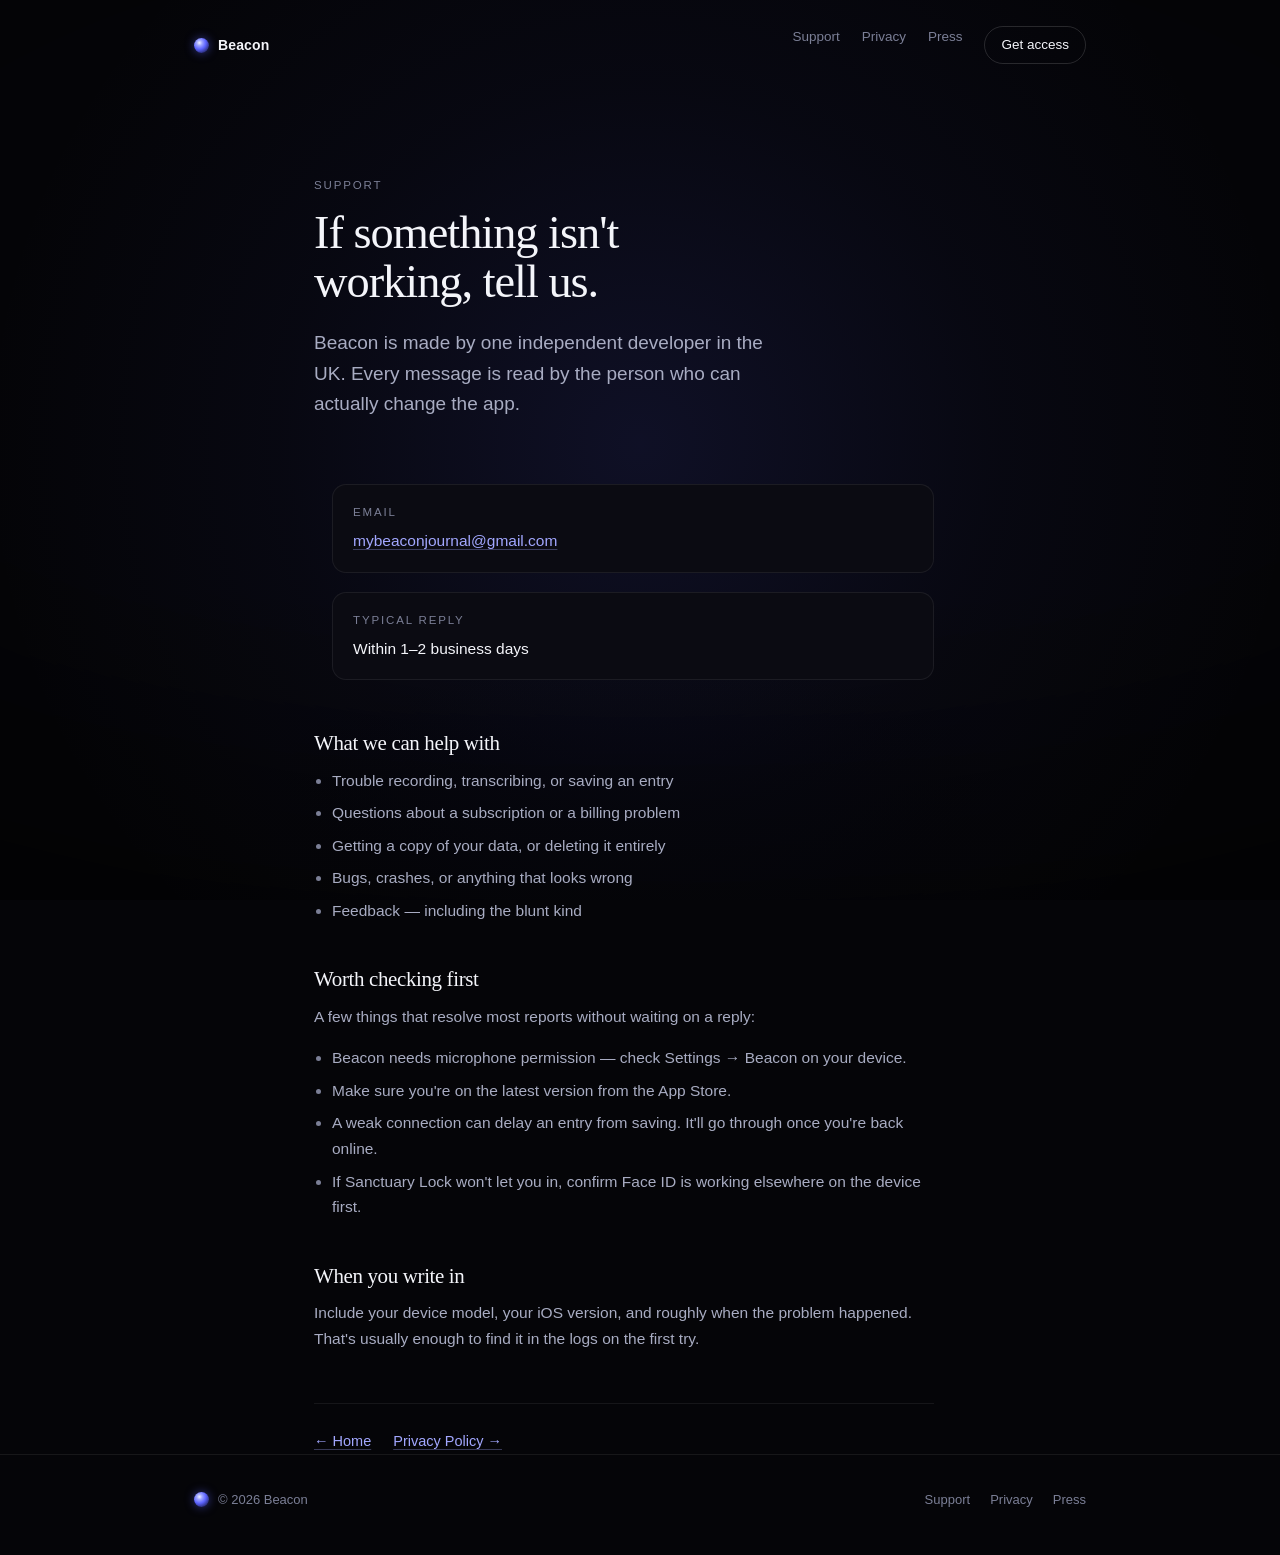
<file: support.html>
<!doctype html>
<html lang="en">
<head>
<meta charset="utf-8" />
<meta name="viewport" content="width=device-width, initial-scale=1" />
<title>Support — Beacon</title>
<meta name="description" content="Help with Beacon: how to reach us, what support covers, and a few things worth checking first." />
<meta name="theme-color" content="#050508" />
<link rel="canonical" href="https://mybeaconjournal.com/support.html" />

<meta property="og:type" content="website" />
<meta property="og:site_name" content="Beacon" />
<meta property="og:url" content="https://mybeaconjournal.com/support.html" />
<meta property="og:title" content="Support — Beacon" />
<meta property="og:description" content="Help with Beacon: how to reach us, what support covers, and a few things worth checking first." />
<meta property="og:image" content="https://mybeaconjournal.com/assets/og.png" />
<meta name="twitter:card" content="summary_large_image" />
<meta name="twitter:image" content="https://mybeaconjournal.com/assets/og.png" />

<link rel="icon" href="/favicon.svg" type="image/svg+xml" />
<link rel="icon" href="/assets/icon-32.png" sizes="32x32" type="image/png" />
<link rel="apple-touch-icon" href="/assets/apple-touch-icon.png" />
<link rel="manifest" href="/site.webmanifest" />
<link rel="stylesheet" href="styles.css" />
</head>
<body>
<a class="skip-link" href="#main">Skip to content</a>
<div class="bg" aria-hidden="true"></div>

<header class="site-header">
  <div class="wrap">
    <a class="brand" href="index.html">
      <span class="mark" aria-hidden="true"></span>
      Beacon
    </a>
    <nav class="site-nav" aria-label="Primary">
      <a href="support.html">Support</a>
      <a href="privacy.html">Privacy</a>
      <a href="press.html">Press</a>
      <a class="nav-cta" href="index.html#access">Get access</a>
    </nav>
  </div>
</header>

<main id="main">
  <section class="doc-header">
    <div class="wrap">
      <p class="label">Support</p>
      <h1>If something isn't working, tell us.</h1>
      <p class="lede">
        Beacon is made by one independent developer in the UK. Every message is read
        by the person who can actually change the app.
      </p>
    </div>
  </section>

  <section>
    <div class="wrap">
      <div class="doc">
        <ul class="contact-grid">
          <li>
            <span class="label">Email</span>
            <span><a class="link" href="mailto:mybeaconjournal@gmail.com">mybeaconjournal@gmail.com</a></span>
          </li>
          <li>
            <span class="label">Typical reply</span>
            <span>Within 1–2 business days</span>
          </li>
        </ul>

        <h2>What we can help with</h2>
        <ul>
          <li>Trouble recording, transcribing, or saving an entry</li>
          <li>Questions about a subscription or a billing problem</li>
          <li>Getting a copy of your data, or deleting it entirely</li>
          <li>Bugs, crashes, or anything that looks wrong</li>
          <li>Feedback — including the blunt kind</li>
        </ul>

        <h2>Worth checking first</h2>
        <p>A few things that resolve most reports without waiting on a reply:</p>
        <ul>
          <li>Beacon needs microphone permission — check Settings → Beacon on your device.</li>
          <li>Make sure you're on the latest version from the App Store.</li>
          <li>A weak connection can delay an entry from saving. It'll go through once you're back online.</li>
          <li>If Sanctuary Lock won't let you in, confirm Face ID is working elsewhere on the device first.</li>
        </ul>

        <h2>When you write in</h2>
        <p>
          Include your device model, your iOS version, and roughly when the problem
          happened. That's usually enough to find it in the logs on the first try.
        </p>

        <nav class="doc-nav" aria-label="Page">
          <a class="link" href="index.html">← Home</a>
          <a class="link" href="privacy.html">Privacy Policy →</a>
        </nav>
      </div>
    </div>
  </section>
</main>

<footer class="site-footer">
  <div class="wrap">
    <span class="footer-brand">
      <span class="mark" aria-hidden="true"></span>
      © 2026 Beacon
    </span>
    <nav aria-label="Footer">
      <a href="support.html">Support</a>
      <a href="privacy.html">Privacy</a>
      <a href="press.html">Press</a>
    </nav>
  </div>
</footer>
</body>
</html>
</file>
<file: styles.css>
/* ==================================================================
   Beacon — marketing site
   ------------------------------------------------------------------
   Design language is inherited directly from the app's "Obsidian
   Sanctuary" theme, not reinvented: true near-black ground, a single
   indigo/blue-violet accent, refined serif for anything a person is
   meant to *feel*, plain sans for structure and UI. One theme only —
   the app has no light mode, so neither does this.

   Type stack note: the display serif prefers Iowan Old Style and
   Hoefler Text, which ship on Apple platforms — i.e. on the exact
   devices someone researching an iOS app is most likely holding. That
   buys a genuinely editorial serif for zero network requests, which
   matters more than usual on a site whose entire pitch is privacy.
   ================================================================== */

:root {
  --void: #050508;
  --raise: #0b0b12;
  --hairline: rgba(255, 255, 255, 0.07);
  --hairline-strong: rgba(255, 255, 255, 0.14);

  --bone: #f4f5fa;
  --mist: #a8acc2;
  --quiet: #7b7f96;

  --ember: #5c63ff;
  --glow: #a2a7ff;
  --core: #eef0ff;

  --display: "Iowan Old Style", "Hoefler Text", "Palatino Linotype", Palatino, Georgia, serif;
  --sans: -apple-system, BlinkMacSystemFont, "SF Pro Text", "Segoe UI", Inter, Roboto, Helvetica, Arial, sans-serif;
  --mono: ui-monospace, SFMono-Regular, "SF Mono", Menlo, monospace;

  /* Text stays on a tight measure no matter how wide the viewport gets —
     the page grows around the words, the words don't stretch. */
  --measure: 660px;
  --measure-wide: 940px;
  --gutter: 24px;
}

*,
*::before,
*::after {
  box-sizing: border-box;
}

html {
  color-scheme: dark;
  -webkit-text-size-adjust: 100%;
  /* Both CTAs are in-page anchors. Travelling to the form, rather than
     cutting to it, is what keeps a jump from feeling like a new page. */
  scroll-behavior: smooth;
}

@media (prefers-reduced-motion: reduce) {
  html { scroll-behavior: auto; }
}

body {
  margin: 0;
  background: var(--void);
  color: var(--bone);
  font-family: var(--sans);
  font-size: 16px;
  line-height: 1.65;
  -webkit-font-smoothing: antialiased;
  text-rendering: optimizeLegibility;
  overflow-x: hidden;
}

a {
  color: inherit;
}

:focus-visible {
  outline: 2px solid var(--glow);
  outline-offset: 3px;
  border-radius: 4px;
}

.skip-link {
  position: absolute;
  left: -9999px;
  top: 0;
  background: var(--raise);
  color: var(--bone);
  padding: 12px 18px;
  border-radius: 0 0 10px 0;
  z-index: 100;
}

.skip-link:focus {
  left: 0;
}

/* ------------------------------------------------------------------
   Scroll reveal — progressive enhancement only. The `js` class is set
   by an inline script before paint, so with JS disabled or broken the
   content is simply visible rather than permanently hidden.
   ------------------------------------------------------------------ */

.js [data-reveal] {
  opacity: 0;
  transform: translateY(16px);
  transition: opacity 900ms cubic-bezier(0.22, 1, 0.36, 1),
    transform 900ms cubic-bezier(0.22, 1, 0.36, 1);
}

.js [data-reveal].is-visible {
  opacity: 1;
  transform: none;
}

@media (prefers-reduced-motion: reduce) {
  .js [data-reveal] {
    opacity: 1;
    transform: none;
    transition: none;
  }
  *,
  *::before,
  *::after {
    animation-duration: 0.001ms !important;
    animation-iteration-count: 1 !important;
    transition-duration: 0.001ms !important;
  }
}

/* ------------------------------------------------------------------
   Shell
   ------------------------------------------------------------------ */

.wrap {
  width: 100%;
  max-width: var(--measure);
  margin: 0 auto;
  padding: 0 var(--gutter);
}

/* For composition-led blocks (the timeline) that should breathe wider
   than body copy. The text inside still carries its own max-width, so
   line length never follows the container. */
.wrap-wide {
  max-width: var(--measure-wide);
}

/* ------------------------------------------------------------------
   Page atmosphere — fixed, full-viewport, sits behind everything. This
   is what stops a narrow text column from reading as a card floating
   on a black page: the light belongs to the whole window, and the
   column is simply where the words happen to sit inside it.
   ------------------------------------------------------------------ */

.bg {
  position: fixed;
  inset: 0;
  z-index: 0;
  pointer-events: none;
  overflow: hidden;
}

.bg::before {
  /* the wash the hero orb throws across the entire top of the window */
  content: "";
  position: absolute;
  top: -34vh;
  left: 50%;
  width: min(1500px, 145vw);
  aspect-ratio: 1;
  transform: translateX(-50%);
  background: radial-gradient(
    circle,
    rgba(92, 99, 255, 0.12) 0%,
    rgba(70, 76, 200, 0.05) 34%,
    transparent 62%
  );
}

.bg::after {
  /* edge vignette — pulls the corners down so the composition reads as
     a lit space rather than a flat black rectangle */
  content: "";
  position: absolute;
  inset: 0;
  background: radial-gradient(ellipse 120% 80% at 50% 35%, transparent 40%, rgba(0, 0, 0, 0.55) 100%);
}

.site-header {
  position: relative;
  z-index: 3;
  padding: 26px 0;
}

/* Header and footer run wider than the text measure. Chrome pinned to
   the outer edges is a large part of what makes a page feel like a
   window rather than a document. */
.site-header .wrap,
.site-footer .wrap {
  max-width: var(--measure-wide);
}

.site-header .wrap {
  display: flex;
  align-items: center;
  justify-content: space-between;
  gap: 16px;
}

.brand {
  display: inline-flex;
  align-items: center;
  gap: 9px;
  text-decoration: none;
  font-size: 14px;
  font-weight: 590;
  letter-spacing: 0.01em;
  color: var(--bone);
}

/* The small mark repeats the big orb's logic in miniature: light
   concentrated off-centre, dark at the rim. Never a flat dot. */
.mark {
  width: 15px;
  height: 15px;
  border-radius: 50%;
  flex: none;
  background: radial-gradient(circle at 36% 32%, var(--core) 0%, #9ea4ff 20%, var(--ember) 46%, #16173f 88%);
  box-shadow: 0 0 10px rgba(92, 99, 255, 0.5);
}

.site-nav {
  display: flex;
  gap: 22px;
  font-size: 13.5px;
}

.site-nav a {
  color: var(--quiet);
  text-decoration: none;
  transition: color 160ms ease;
}

.site-nav a:hover,
.site-nav a:focus-visible {
  color: var(--bone);
}

main {
  position: relative;
  z-index: 1;
}

/* ------------------------------------------------------------------
   Typography
   ------------------------------------------------------------------ */

h1,
h2,
h3 {
  font-family: var(--display);
  font-weight: 400;
  color: var(--bone);
  margin: 0;
}

h1 {
  font-size: clamp(2.6rem, 7.2vw, 4.15rem);
  line-height: 1.04;
  letter-spacing: -0.022em;
}

h2 {
  font-size: clamp(1.75rem, 4.4vw, 2.35rem);
  line-height: 1.16;
  letter-spacing: -0.018em;
}

h3 {
  font-size: 1.0625rem;
  line-height: 1.4;
  letter-spacing: -0.01em;
}

p {
  margin: 0;
  color: var(--mist);
}

.label {
  font-family: var(--sans);
  font-size: 0.72rem;
  font-weight: 500;
  text-transform: uppercase;
  letter-spacing: 0.16em;
  color: var(--quiet);
  margin: 0;
}

.lede {
  font-size: clamp(1.0625rem, 2.4vw, 1.1875rem);
  line-height: 1.62;
  color: var(--mist);
  max-width: 43ch;
}

/* ------------------------------------------------------------------
   Hero — one composition, not a stack. The orb is the first thing that
   happens on the page; the headline sits inside the light it throws.
   ------------------------------------------------------------------ */

.hero {
  position: relative;
  padding: clamp(20px, 4vw, 48px) 0 clamp(88px, 13vw, 150px);
  text-align: center;
  isolation: isolate;
}

/* Full-bleed by design: the stage is never constrained by the text
   measure, so the orb and the light it throws run to the edges of the
   window instead of stopping at a column boundary. */
.hero-stage {
  position: relative;
  width: 100%;
  display: flex;
  justify-content: center;
  margin-bottom: clamp(-46px, -5vw, -24px);
}

/* The orb ---------------------------------------------------------- */

.orb {
  position: relative;
  width: clamp(240px, 34vw, 440px);
  aspect-ratio: 1;
  animation: orb-drift 19s ease-in-out infinite;
}

/* Ambient bloom the sphere casts into the page. Dim and wide on
   purpose — a halo ring would read as a button, this reads as light
   leaving glass. */
.orb::after {
  content: "";
  position: absolute;
  /* Wide enough to run past the window edges on phones and to fill the
     upper third of a desktop composition — the glow is scenery, not a
     halo pinned to the sphere. */
  inset: -110%;
  border-radius: 50%;
  background: radial-gradient(
    circle,
    rgba(92, 99, 255, 0.26) 0%,
    rgba(82, 88, 230, 0.12) 26%,
    rgba(64, 70, 195, 0.05) 44%,
    transparent 66%
  );
  filter: blur(40px);
  z-index: -1;
  animation: orb-bloom 13s ease-in-out infinite;
}

/* Sphere body: light concentrated off-centre, falling to near-black at
   the rim — the same conical-gradient logic the app's Skia orb uses.
   `overflow: hidden` is what keeps the internal drift layers *inside*
   the glass, exactly like the app clipping its blooms to the sphere. */
.orb-body {
  position: absolute;
  inset: 0;
  border-radius: 50%;
  overflow: hidden;
  background: radial-gradient(
    circle at 37% 31%,
    var(--core) 0%,
    #c3c7ff 6%,
    #7d84ff 17%,
    #4950e0 30%,
    #2a2d80 45%,
    #171a4d 60%,
    #0c0e28 76%,
    #06070f 92%
  );
  box-shadow:
    inset 0 0 50px 14px rgba(3, 3, 10, 0.8),
    inset -18px -22px 70px 10px rgba(2, 2, 8, 0.85),
    0 30px 80px -34px rgba(92, 99, 255, 0.45);
  animation: orb-breathe 11s ease-in-out infinite;
}

/* Two internal light masses drifting at incommensurate speeds. Because
   the periods don't divide evenly the combined motion never visibly
   repeats — the same reason the app sums sine waves at odd frequencies
   instead of looping an animation. This is the "cut-through", kept
   entirely within the glass. */
.orb-drift-a,
.orb-drift-b {
  position: absolute;
  border-radius: 50%;
  filter: blur(22px);
  mix-blend-mode: screen;
  pointer-events: none;
}

.orb-drift-a {
  inset: 6% 12% 22% 4%;
  background: radial-gradient(circle at 40% 40%, rgba(190, 196, 255, 0.55) 0%, rgba(92, 99, 255, 0.16) 46%, transparent 70%);
  animation: drift-a 17s ease-in-out infinite;
}

.orb-drift-b {
  inset: 26% 6% 6% 20%;
  background: radial-gradient(circle at 55% 50%, rgba(120, 128, 255, 0.4) 0%, rgba(60, 66, 190, 0.12) 50%, transparent 72%);
  animation: drift-b 23s ease-in-out infinite;
}

/* A hard, tiny filament at the light source. Real light has a source;
   without this the sphere reads as fog. */
.orb-core {
  position: absolute;
  top: 30%;
  left: 34%;
  width: 9%;
  aspect-ratio: 1;
  border-radius: 50%;
  background: #fff;
  filter: blur(3px);
  opacity: 0.85;
  animation: orb-breathe 11s ease-in-out infinite;
}

/* Glass rim — a barely-there highlight along the top edge that sells
   "sphere" rather than "circle". */
.orb-rim {
  position: absolute;
  inset: 0;
  border-radius: 50%;
  background: linear-gradient(160deg, rgba(255, 255, 255, 0.16) 0%, transparent 34%);
  mask: radial-gradient(circle, transparent 0%, transparent 88%, #000 89%);
  -webkit-mask: radial-gradient(circle, transparent 0%, transparent 88%, #000 89%);
}

@keyframes orb-breathe {
  0%, 100% { transform: scale(1); }
  50%      { transform: scale(1.028); }
}

@keyframes orb-drift {
  0%, 100% { transform: translateY(0); }
  50%      { transform: translateY(-12px); }
}

@keyframes orb-bloom {
  0%, 100% { opacity: 0.85; transform: scale(1); }
  50%      { opacity: 1;    transform: scale(1.06); }
}

@keyframes drift-a {
  0%, 100% { transform: translate3d(0, 0, 0) scale(1); }
  33%      { transform: translate3d(9%, 7%, 0) scale(1.1); }
  66%      { transform: translate3d(-6%, 4%, 0) scale(0.95); }
}

@keyframes drift-b {
  0%, 100% { transform: translate3d(0, 0, 0) scale(1); }
  40%      { transform: translate3d(-8%, -6%, 0) scale(1.12); }
  75%      { transform: translate3d(5%, -3%, 0) scale(0.94); }
}

/* Device mockups — real product screenshots, not staged. Kept out of
   the layout at every width where they'd have to compete with the
   text column for room; they're supporting proof for a sighted reader
   on a spacious screen, never load-bearing for understanding the
   page, so hiding them below their breakpoint costs nothing. */

.phone {
  position: relative;
  width: 100%;
  aspect-ratio: 402 / 874;
  border-radius: 34px;
  padding: 8px;
  background: linear-gradient(155deg, #34364c 0%, #101018 42%, #050508 100%);
  box-shadow:
    0 50px 90px -34px rgba(0, 0, 0, 0.75),
    0 10px 40px -20px rgba(92, 99, 255, 0.25),
    0 0 0 1px rgba(255, 255, 255, 0.05);
}

.phone-screen {
  position: absolute;
  inset: 8px;
  border-radius: 27px;
  overflow: hidden;
  background: var(--void);
}

.phone-screen img {
  display: block;
  width: 100%;
  height: 100%;
  object-fit: cover;
  object-position: top center;
}

.phone-island {
  position: absolute;
  top: 8px;
  left: 50%;
  transform: translateX(-50%);
  width: 32%;
  height: 7px;
  border-radius: 999px;
  background: #000;
  z-index: 2;
}

/* Hero pair — hidden entirely below 640px so the mobile hero stays
   exactly the single-orb composition it was already tuned as; the
   second, further one only earns its keep once there's real width. */
.hero-phone {
  position: absolute;
  top: 50%;
  width: clamp(150px, 15vw, 200px);
  pointer-events: none;
  display: none;
}

.hero-phone-primary {
  right: clamp(-6px, 3vw, 54px);
  transform: translateY(-48%) rotate(-6deg);
  z-index: 2;
}

.hero-phone-secondary {
  left: clamp(-10px, 1vw, 24px);
  width: clamp(120px, 12vw, 165px);
  transform: translateY(-38%) rotate(6deg);
  z-index: 0;
  opacity: 0.5;
}

@media (min-width: 640px) {
  .hero-phone-primary {
    display: block;
  }
}

@media (min-width: 1040px) {
  .hero-phone-secondary {
    display: block;
  }
}

/* Section-edge mockups — large desktop only, anchored well outside the
   text measure so a mockup never sits under a line of copy. */
.edge-phone {
  position: absolute;
  top: 50%;
  width: clamp(140px, 10vw, 190px);
  display: none;
  pointer-events: none;
  z-index: 1;
}

.thread-phone {
  right: clamp(16px, 3vw, 64px);
  transform: translateY(-50%) rotate(4deg);
}

.settings-phone {
  left: clamp(16px, 3vw, 64px);
  transform: translateY(-50%) rotate(-4deg);
}

@media (min-width: 1440px) {
  .edge-phone {
    display: block;
  }
}

/* Hero copy -------------------------------------------------------- */

.hero-copy {
  position: relative;
  z-index: 2;
}

.hero h1 {
  margin: 0 auto;
  max-width: 17ch;
  /* No hard <br>: a manual break is only ever correct at one width, and
     this headline is read at every width there is. `balance` evens the
     lines so it never sets short-then-long, which is the rag that makes
     a display line look accidental. */
  text-wrap: balance;
}

.hero .lede {
  margin: 26px auto 0;
  text-wrap: pretty;
}

.hero-actions {
  margin-top: 38px;
  display: flex;
  gap: 12px;
  justify-content: center;
  flex-wrap: wrap;
}

.hero-note {
  margin-top: 18px;
  font-size: 0.8125rem;
  color: var(--quiet);
}

/* "How it works" was a second button sitting next to the ask, splitting
   the one decision the first screen exists to produce. Demoted to a
   quiet link: still there for the sceptical, no longer competing. */
.hero-secondary {
  margin-top: 16px;
  font-size: 0.8125rem;
}

.hero-secondary a {
  color: var(--quiet);
  text-decoration: underline;
  text-decoration-color: rgba(255, 255, 255, 0.14);
  text-underline-offset: 4px;
  transition: color 160ms ease, text-decoration-color 160ms ease;
}

.hero-secondary a:hover,
.hero-secondary a:focus-visible {
  color: var(--mist);
  text-decoration-color: var(--quiet);
}

/* ------------------------------------------------------------------
   The mobile fold — where the traffic actually lands
   ------------------------------------------------------------------
   This page is fed by a link in a TikTok bio, so the overwhelming
   majority of first views are an in-app browser on a phone: roughly
   390x660 of usable viewport once that browser's own chrome is taken
   out, and about three seconds of attention.

   Measured there before this block existed: the orb occupied 36% of
   the first screen, the headline ran to three lines, the supporting
   sentence was cut off mid-clause, and the button was 108px below the
   fold. The first screen was atmosphere with the ask underneath it.

   The desktop treatment further down is gated behind `min-width:
   640px` and never applied here, which is exactly backwards for who is
   arriving. Everything below buys vertical room back, in the order it
   is least missed: the sphere gives up diameter first (it is still the
   first thing seen, it just no longer owns a third of the screen),
   then the gaps tighten, then the headline steps down a size so it
   sets in two lines instead of three.

   `min(vw, vh)` rather than fixed sizes so a short landscape phone and
   a tall iPhone Pro Max both resolve sensibly instead of stepping at a
   breakpoint.
   ------------------------------------------------------------------ */

@media (max-width: 639px) {
  .hero {
    padding-top: clamp(8px, 2vw, 16px);
  }

  .orb {
    width: clamp(140px, min(50vw, 29vh), 260px);
  }

  .hero h1 {
    font-size: clamp(1.9rem, min(8.4vw, 5.4vh), 2.6rem);
    max-width: 18ch;
  }

  .hero .lede {
    margin-top: 14px;
    font-size: 1rem;
    max-width: 38ch;
    /* `pretty` only protects the last line; at this measure the sentence
       was leaving "for months." alone on a line of its own. */
    text-wrap: balance;
  }

  .badge {
    margin-bottom: 14px;
    font-size: 0.7rem;
    padding: 6px 13px 6px 11px;
  }

  .hero-stage {
    margin-bottom: -8px;
  }

  .hero-actions {
    margin-top: 22px;
  }

  /* Comfortably past the 44px touch minimum, and wide enough to be an
     obvious target for a thumb rather than a tidy desktop pill. */
  .hero-actions .btn-primary {
    padding: 15px 34px;
    font-size: 1rem;
  }

  .hero-note {
    margin-top: 14px;
  }

  .hero-secondary {
    margin-top: 12px;
  }
}

/* ------------------------------------------------------------------
   Short viewports — the fold
   ------------------------------------------------------------------
   The hero was composed on a tall screen, where it has room to be
   generous. On a 1440x900 laptop -- the single most common viewport
   arriving from a link in a bio -- that generosity pushed the primary
   CTA 106px below the fold, so the first screen showed the orb, the
   headline, and half a sentence, but never the ask.

   The fix is the vertical budget, not the design. The sphere and the
   headline are already fluid in *width* (34vw, 7.2vw); here they are
   made fluid in height too, by taking `min()` against a vh unit. The
   composition then shrinks continuously as the window gets shorter
   instead of stepping at a breakpoint, which is what a stack of
   max-height tiers would do -- and a cliff is exactly what you notice
   when you drag a window taller.

   The 1010px ceiling is where the untightened hero stops clipping on
   its own, so it covers every laptop (a 13" Air reports ~800-860, a
   16" Pro ~1010) and leaves tall external displays exactly as tuned.
   Each value is a `clamp()` maximum, so the narrow-screen minimums are
   untouched -- and the block starts at 640px, so mobile is unaffected
   in any case.
   ------------------------------------------------------------------ */

@media (min-width: 640px) and (max-height: 1010px) {
  .hero {
    padding-top: clamp(20px, 4vw, 26px);
  }

  .orb {
    width: clamp(240px, min(34vw, 33vh), 440px);
  }

  .hero h1 {
    font-size: clamp(2.6rem, min(7.2vw, 7.2vh), 4.15rem);
  }

  .badge {
    margin-bottom: 16px;
  }

  .hero .lede {
    margin-top: 18px;
  }

  .hero-actions {
    margin-top: 24px;
  }

  .hero-note {
    margin-top: 12px;
  }
}

/* ------------------------------------------------------------------
   Buttons
   ------------------------------------------------------------------ */

.btn {
  display: inline-flex;
  align-items: center;
  justify-content: center;
  padding: 13px 26px;
  border-radius: 999px;
  font-size: 0.9375rem;
  font-weight: 500;
  letter-spacing: 0.005em;
  text-decoration: none;
  border: 1px solid transparent;
  transition: background 180ms ease, box-shadow 220ms ease, border-color 180ms ease, color 180ms ease;
}

.btn-primary {
  background: var(--ember);
  color: #fff;
  box-shadow: 0 6px 30px -8px rgba(92, 99, 255, 0.7);
}

.btn-primary:hover,
.btn-primary:focus-visible {
  background: #6b71ff;
  box-shadow: 0 8px 38px -6px rgba(92, 99, 255, 0.85);
}

.link {
  color: var(--glow);
  text-decoration: underline;
  text-decoration-color: rgba(162, 167, 255, 0.32);
  text-underline-offset: 3px;
  transition: text-decoration-color 160ms ease;
}

.link:hover,
.link:focus-visible {
  text-decoration-color: var(--glow);
}

/* ------------------------------------------------------------------
   Sections — rhythm varies deliberately; dividers are rare, not
   automatic, so the ones that exist mean something.
   ------------------------------------------------------------------ */

.section {
  position: relative;
  padding: clamp(76px, 12vw, 128px) 0;
}

/* Full-bleed divider that fades out before it reaches either edge. A
   hard edge-to-edge line reads like a table border; a line that
   dissolves into the dark reads like the room continuing past the
   frame — which is the whole point of not feeling boxed in. */
.section-rule::before {
  content: "";
  position: absolute;
  top: 0;
  left: 0;
  right: 0;
  height: 1px;
  background: linear-gradient(
    to right,
    transparent 0%,
    var(--hairline) 18%,
    var(--hairline-strong) 50%,
    var(--hairline) 82%,
    transparent 100%
  );
}

/* A full-bleed band that gives one section its own room. Used for the
   timeline, which is the page's centrepiece and earns the emphasis. */
.band {
  background:
    radial-gradient(ellipse 90% 60% at 50% 0%, rgba(92, 99, 255, 0.07) 0%, transparent 70%),
    linear-gradient(180deg, rgba(255, 255, 255, 0.014) 0%, transparent 55%);
}

.section-head {
  margin-bottom: clamp(40px, 6vw, 60px);
}

.section-head h2 {
  margin-top: 14px;
  max-width: 18ch;
}

.section-head .lede {
  margin-top: 20px;
}

/* Steps — editorial rows, not boxed cards. The numeral is set in the
   display face at a size that makes it a typographic element rather
   than a badge. */
.steps {
  display: grid;
  gap: 0;
}

.step {
  display: grid;
  grid-template-columns: 3.25rem 1fr;
  gap: 4px 20px;
  padding: 26px 0;
  border-top: 1px solid var(--hairline);
  align-items: baseline;
}

.step:last-child {
  border-bottom: 1px solid var(--hairline);
}

.step-n {
  font-family: var(--display);
  font-size: 1.5rem;
  line-height: 1;
  color: var(--ember);
  font-variant-numeric: lining-nums;
}

.step h3 {
  margin-bottom: 6px;
}

.step p {
  grid-column: 2;
  font-size: 0.9375rem;
  max-width: 46ch;
}

/* ------------------------------------------------------------------
   The accumulation — the one section that *demonstrates* the product
   instead of describing it: quiet dated fragments running down a
   hairline, converging into a single lit noticing.
   ------------------------------------------------------------------ */

.thread {
  position: relative;
  padding-left: 30px;
  /* The band around it is full-bleed; the reading column inside it is
     not. Widening this with the container would be the exact mistake
     the full-width treatment is meant to avoid. */
  max-width: 660px;
}

.thread::before {
  content: "";
  position: absolute;
  left: 4px;
  top: 6px;
  bottom: 96px;
  width: 1px;
  background: linear-gradient(
    to bottom,
    transparent 0%,
    var(--hairline-strong) 12%,
    var(--hairline-strong) 62%,
    rgba(92, 99, 255, 0.55) 100%
  );
}

.fragment {
  position: relative;
  padding-bottom: 26px;
}

.fragment::before {
  content: "";
  position: absolute;
  left: -30px;
  top: 9px;
  width: 7px;
  height: 7px;
  border-radius: 50%;
  background: #2a2c40;
  box-shadow: 0 0 0 4px var(--void);
}

.fragment time {
  display: block;
  font-size: 0.6875rem;
  text-transform: uppercase;
  letter-spacing: 0.14em;
  color: var(--quiet);
  margin-bottom: 5px;
}

.fragment p {
  font-family: var(--display);
  font-style: italic;
  font-size: 1.0625rem;
  line-height: 1.5;
  color: #9296ad;
  max-width: 40ch;
}

/* The noticing — same left rail, but the node lights up and the type
   steps up in weight and brightness. The visual payoff is earned by
   the four quiet fragments above it. */
.noticing {
  position: relative;
  margin-top: 14px;
  padding: 28px 28px 30px;
  border: 1px solid var(--hairline);
  border-radius: 18px;
  background: linear-gradient(180deg, rgba(92, 99, 255, 0.055) 0%, rgba(11, 11, 18, 0.6) 60%);
  /* Deliberately NOT overflow:hidden — the lit node below sits outside
     this box, on the rail, and clipping is what makes the whole
     "fragments converge into a noticing" idea fall apart. The gradient
     respects border-radius on its own. */
}

.noticing::before {
  content: "";
  position: absolute;
  left: -34px;
  top: 34px;
  width: 11px;
  height: 11px;
  border-radius: 50%;
  background: radial-gradient(circle at 35% 32%, var(--core) 0%, var(--ember) 55%, #1a1b4a 100%);
  box-shadow: 0 0 14px 2px rgba(92, 99, 255, 0.75), 0 0 0 4px var(--void);
}

.noticing-label {
  display: flex;
  align-items: center;
  gap: 8px;
  font-size: 0.6875rem;
  text-transform: uppercase;
  letter-spacing: 0.15em;
  color: var(--glow);
  margin-bottom: 14px;
}

.noticing h3 {
  font-size: 1.25rem;
  margin-bottom: 12px;
}

.noticing-text {
  font-family: var(--display);
  font-style: italic;
  font-size: clamp(1.0625rem, 2.4vw, 1.1875rem);
  line-height: 1.6;
  color: #dee0f0;
  text-wrap: pretty;
}

.thread-caption {
  margin-top: 26px;
  padding-left: 30px;
  font-size: 0.8125rem;
  color: var(--quiet);
  max-width: 52ch;
}

/* ------------------------------------------------------------------
   Privacy — three specific, checkable facts. Vague trust copy is
   worse than none; each of these describes something the app actually
   does.
   ------------------------------------------------------------------ */

.facts {
  list-style: none;
  margin: 0;
  padding: 0;
}

.facts li {
  padding: 24px 0;
  border-top: 1px solid var(--hairline);
  display: grid;
  gap: 6px;
}

.facts li:last-child {
  border-bottom: 1px solid var(--hairline);
}

.facts strong {
  font-family: var(--display);
  font-size: 1.0625rem;
  font-weight: 400;
  color: var(--bone);
}

.facts p {
  font-size: 0.9375rem;
  max-width: 52ch;
}

/* ------------------------------------------------------------------
   Footer
   ------------------------------------------------------------------ */

.site-footer {
  border-top: 1px solid var(--hairline);
  padding: 34px 0 44px;
}

.site-footer .wrap {
  display: flex;
  flex-wrap: wrap;
  align-items: center;
  justify-content: space-between;
  gap: 14px 24px;
  font-size: 0.8125rem;
  color: var(--quiet);
}

.site-footer nav {
  display: flex;
  gap: 20px;
}

.site-footer a {
  color: var(--quiet);
  text-decoration: none;
  transition: color 160ms ease;
}

.site-footer a:hover,
.site-footer a:focus-visible {
  color: var(--mist);
}

.footer-brand {
  display: inline-flex;
  align-items: center;
  gap: 9px;
}

/* ------------------------------------------------------------------
   Document pages (support / privacy)
   ------------------------------------------------------------------ */

.doc-header {
  padding: clamp(56px, 10vw, 86px) 0 0;
}

.doc-header h1 {
  font-size: clamp(2.1rem, 5.4vw, 2.9rem);
  max-width: 18ch;
  margin-top: 14px;
}

.doc-header .lede {
  margin-top: 22px;
}

.doc {
  max-width: 620px;
  padding: clamp(44px, 7vw, 64px) 0 0;
}

.doc h2 {
  font-size: 1.3125rem;
  margin: 44px 0 12px;
}

.doc h2:first-child {
  margin-top: 0;
}

.doc p {
  margin-bottom: 16px;
  font-size: 0.9688rem;
}

.doc ul {
  margin: 0 0 18px;
  padding-left: 18px;
  color: var(--mist);
  font-size: 0.9688rem;
}

.doc li {
  margin-bottom: 7px;
}

.doc li::marker {
  color: var(--quiet);
}

.meta {
  font-size: 0.8125rem;
  color: var(--quiet);
  margin-top: 18px;
}

.contact-grid {
  list-style: none;
  margin: 0 0 8px;
  padding: 0;
  display: grid;
  gap: 12px;
}

.contact-grid li {
  border: 1px solid var(--hairline);
  border-radius: 14px;
  padding: 18px 20px;
  background: var(--raise);
  /* Grid, not inline flow: `.label` is applied to a <span> here, so a
     plain margin-bottom would do nothing and the label would run into
     the value on the same line. */
  display: grid;
  gap: 6px;
  justify-items: start;
}

.contact-grid span:last-child {
  font-size: 0.9688rem;
  color: var(--bone);
}

.doc-nav {
  display: flex;
  gap: 22px;
  margin-top: 52px;
  padding-top: 26px;
  border-top: 1px solid var(--hairline);
  font-size: 0.9063rem;
}

/* ------------------------------------------------------------------
   Wider viewports — the measure stays narrow on purpose. Long lines
   are the fastest way to make careful writing feel careless.
   ------------------------------------------------------------------ */

@media (min-width: 900px) {
  :root {
    --measure: 700px;
  }

  .step {
    grid-template-columns: 4rem 1fr;
    padding: 30px 0;
  }
}

/* ------------------------------------------------------------------
   Founding access — the conversion surface
   ------------------------------------------------------------------
   Added when the site stopped being a brochure and started being a
   waitlist. Everything above this line existed to build enough trust
   that this section gets read; it is the only place on the page that
   asks for anything.
   ------------------------------------------------------------------ */

/* Scarcity badge. Sits above the h1 and is the first thing read, so it
   stays quiet — the claim does the work, not the styling. */
.badge {
  display: inline-flex;
  align-items: center;
  gap: 9px;
  margin: 0 0 22px;
  padding: 7px 15px 7px 13px;
  border: 1px solid var(--hairline-strong);
  border-radius: 999px;
  font-size: 0.75rem;
  font-weight: 500;
  letter-spacing: 0.04em;
  color: var(--mist);
  background: rgba(255, 255, 255, 0.02);
}

.badge-dot {
  width: 6px;
  height: 6px;
  border-radius: 50%;
  background: var(--glow);
  box-shadow: 0 0 12px 1px rgba(162, 167, 255, 0.75);
  animation: badge-pulse 3.6s ease-in-out infinite;
}

/* Deliberately slow — this is the orb's respiration, not a
   notification dot. A fast blink would read as an alert. */
@keyframes badge-pulse {
  0%, 100% { opacity: 1; }
  50% { opacity: 0.35; }
}

@media (prefers-reduced-motion: reduce) {
  .badge-dot { animation: none; }
}

/* Header CTA. Quieter than the hero button on purpose — it's a
   persistent fallback for someone who scrolled past, not the ask. */
.nav-cta {
  padding: 7px 16px;
  border: 1px solid var(--hairline-strong);
  border-radius: 999px;
  color: var(--bone) !important;
}

.nav-cta:hover,
.nav-cta:focus-visible {
  border-color: rgba(255, 255, 255, 0.32);
  background: rgba(255, 255, 255, 0.04);
}

@media (max-width: 520px) {
  /* On a narrow screen the nav can't hold three items without
     wrapping into the brand. The doc links survive in the footer. */
  .site-nav a:not(.nav-cta) { display: none; }
}

.access {
  scroll-margin-top: 24px;
  isolation: isolate;
}

/* The light comes back up to close the page the way the hero opened it.
   ::after, not ::before — .section-rule has already claimed ::before for
   the divider that separates this section from the one above. */
.access::after {
  content: "";
  position: absolute;
  left: 50%;
  top: -60px;
  z-index: -1;
  width: min(1400px, 130vw);
  height: 520px;
  transform: translateX(-50%);
  background: radial-gradient(ellipse 60% 100% at 50% 0%, rgba(92, 99, 255, 0.16) 0%, transparent 68%);
  pointer-events: none;
}

/* The three terms of the deal, stated before the form rather than
   after it — nobody should have to submit to find out what they get. */
.terms {
  list-style: none;
  margin: 40px 0 0;
  padding: 0;
  display: grid;
  gap: 26px;
}

@media (min-width: 760px) {
  .terms {
    grid-template-columns: repeat(3, 1fr);
    gap: 32px;
  }
}

.terms li {
  display: flex;
  flex-direction: column;
  gap: 6px;
}

.terms strong {
  font-family: var(--display);
  font-size: 1.0625rem;
  font-weight: 400;
  color: var(--bone);
  letter-spacing: -0.01em;
}

.terms span {
  font-size: 0.9375rem;
  line-height: 1.55;
  color: var(--quiet);
}

/* The embed sits on the void with no card around it — a bordered box
   here would be the only card on the entire page.
   The form's own background is set to #050508 in Tally, i.e. exactly
   --void, so it is left opaque rather than run with
   transparentBackground=1: a transparent embed leaves the iframe
   document unpainted, and the browser fills that with white until
   Tally's CSS lands — a full-width white card in the middle of a pure
   black page. Painting the frame --void underneath means the worst
   case is a black rectangle that then fills with the form. */
.form-frame {
  margin-top: 46px;
  min-height: 420px;
}

.form-frame iframe {
  display: block;
  width: 100%;
  border: 0;
  background: var(--void);
  color-scheme: dark;
}

/* Only ever visible when the embed didn't arrive. It has to read as a
   working way in, not as an error the reader is expected to solve. */
.form-fallback {
  margin: 0;
  font-size: 0.9375rem;
  color: var(--mist);
  max-width: 46ch;
}

/* ------------------------------------------------------------------
   The depth ladder
   ------------------------------------------------------------------
   Sits under the demonstration, not above it: the fragments converging
   into a noticing show that Beacon finds *a* thing; the ladder is the
   argument that it keeps finding more. Feeling first, structure after.

   Deliberately the same editorial-row treatment as .steps — hairlines,
   no cards — because these are the same kind of object. The timeframe
   takes the accent colour that .step-n uses for its numeral, so the
   eye reads them as a series rather than as two unrelated lists.
   ------------------------------------------------------------------ */

.ladder {
  list-style: none;
  margin: 56px 0 0;
  padding: 0;
  /* Matches .thread — the band is full-bleed, the reading column is not. */
  max-width: 660px;
}

.ladder li {
  display: grid;
  gap: 6px 28px;
  padding: 26px 0;
  border-top: 1px solid var(--hairline);
}

.ladder li:last-child {
  border-bottom: 1px solid var(--hairline);
}

/* Two columns only once there's room for the timeframe to sit beside
   the copy without squeezing it — below this it stacks, which reads
   fine as a label above its own paragraph. */
@media (min-width: 720px) {
  .ladder li {
    grid-template-columns: 10.5rem 1fr;
    align-items: baseline;
  }
}

.ladder-when {
  font-family: var(--sans);
  font-size: 0.72rem;
  font-weight: 500;
  text-transform: uppercase;
  letter-spacing: 0.16em;
  color: var(--ember);
}

.ladder h3 {
  margin-bottom: 8px;
}

/* Scoped past .ladder-when so the timeframe keeps its own size/colour. */
.ladder div p {
  font-size: 0.9375rem;
  max-width: 46ch;
}
</file>
